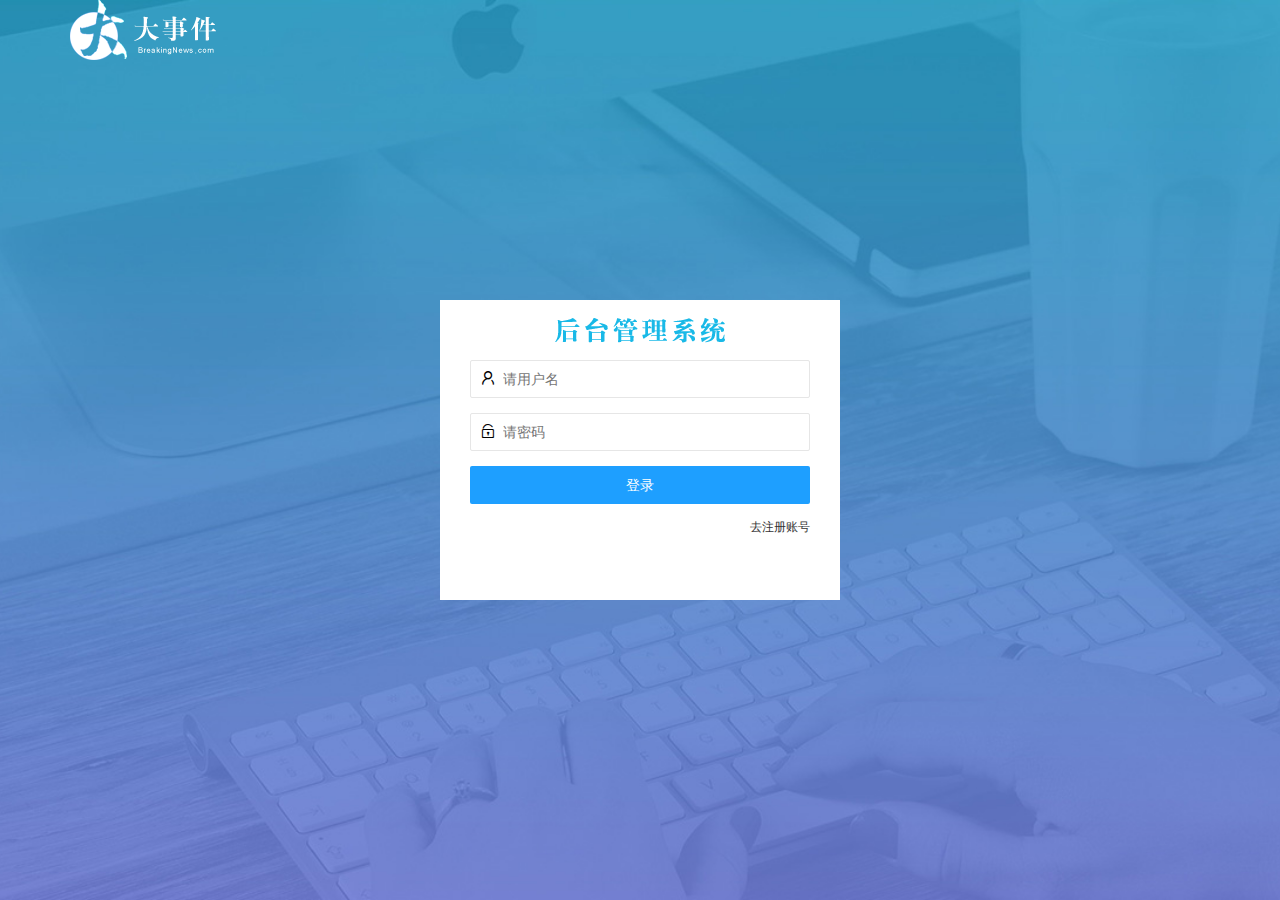
<file: login.html>
<!DOCTYPE html>
<html lang="en">

<head>
  <meta charset="UTF-8">
  <meta http-equiv="X-UA-Compatible" content="IE=edge">
  <meta name="viewport" content="width=device-width, initial-scale=1.0">
  <title>Document</title>
  <link rel="stylesheet" href="/assets/lib/layui/css/layui.css" />
  <link rel="stylesheet" href="/assets/css/login.css" />
</head>

<body>
  <!-- 登录注册页面 -->
  <!-- 头部logo区域 -->
  <div class="layui-main">
    <img src="/assets/images/logo.png" alt="" />
  </div>

  <!-- 登录注册区域 -->
  <div class="loginAndRegBox">
    <div class="title-box"></div>

    <!-- 登录的 div -->
    <div class="login-box">

      <form class="layui-form" id="form_login">
        <!-- 用户名 -->
        <div class="layui-form-item">
          <i class="layui-icon layui-icon-username"></i>
          <input type="text" name="username" required lay-verify="required" placeholder="请用户名" autocomplete="off"
            class="layui-input">
        </div>
        <!-- 密码 -->
        <div class="layui-form-item">
          <i class="layui-icon layui-icon-password"></i>
          <input type="password" name="password" required lay-verify="required|pwd" placeholder="请密码" autocomplete="off"
            class="layui-input">
        </div>
        <!-- 按钮 -->
        <div class="layui-form-item">
          <!-- 注意：表单提交按钮和普通按钮的区别，就是 lay-submit 属性 -->
          <button class="layui-btn layui-btn-fluid layui-btn-normal" lay-submit lay-filter="formDemo">登录</button>
        </div>
        <div class="layui-form-item links">
          <a href="javascript:;" id="link_reg">去注册账号</a>
        </div>
      </form>


    </div>

    <!-- 注册的 div -->
    <div class="reg-box">
      <form class="layui-form" id="form_reg">
        <!-- 用户名 -->
        <div class="layui-form-item">
          <i class="layui-icon layui-icon-username"></i>
          <input type="text" name="username" required lay-verify="required" placeholder="请用户名" autocomplete="off"
            class="layui-input">
        </div>
        <!-- 密码 -->
        <div class="layui-form-item">
          <i class="layui-icon layui-icon-password"></i>
          <input type="password" name="password" required lay-verify="required|pwd" placeholder="请输入密码"
            autocomplete="off" class="layui-input">
        </div>
        <!-- 确认密码 -->
        <div class="layui-form-item">
          <i class="layui-icon layui-icon-password"></i>
          <input type="password" name="repassword" required lay-verify="required|pwd|repwd" placeholder="再次确认密码"
            autocomplete="off" class="layui-input">
        </div>
        <!-- 按钮 -->
        <div class="layui-form-item">
          <!-- 注意：表单提交按钮和普通按钮的区别，就是 lay-submit 属性 -->
          <button class="layui-btn layui-btn-fluid layui-btn-normal" lay-submit lay-filter="formDemo">注册</button>
        </div>
        <div class="layui-form-item links">
          <a href="javascript:;" id="link_login">去登录</a>
        </div>
      </form>

    </div>
  </div>

  <script src="/assets/lib/layui/layui.all.js"></script>
  <!-- 导入 JQuery -->
  <script src="/assets/lib/jquery.js"></script>
  <script src="/assets/js/baseAPI.js"></script>
  <script src="/assets/js/login.js"></script>
</body>

</html>
</file>
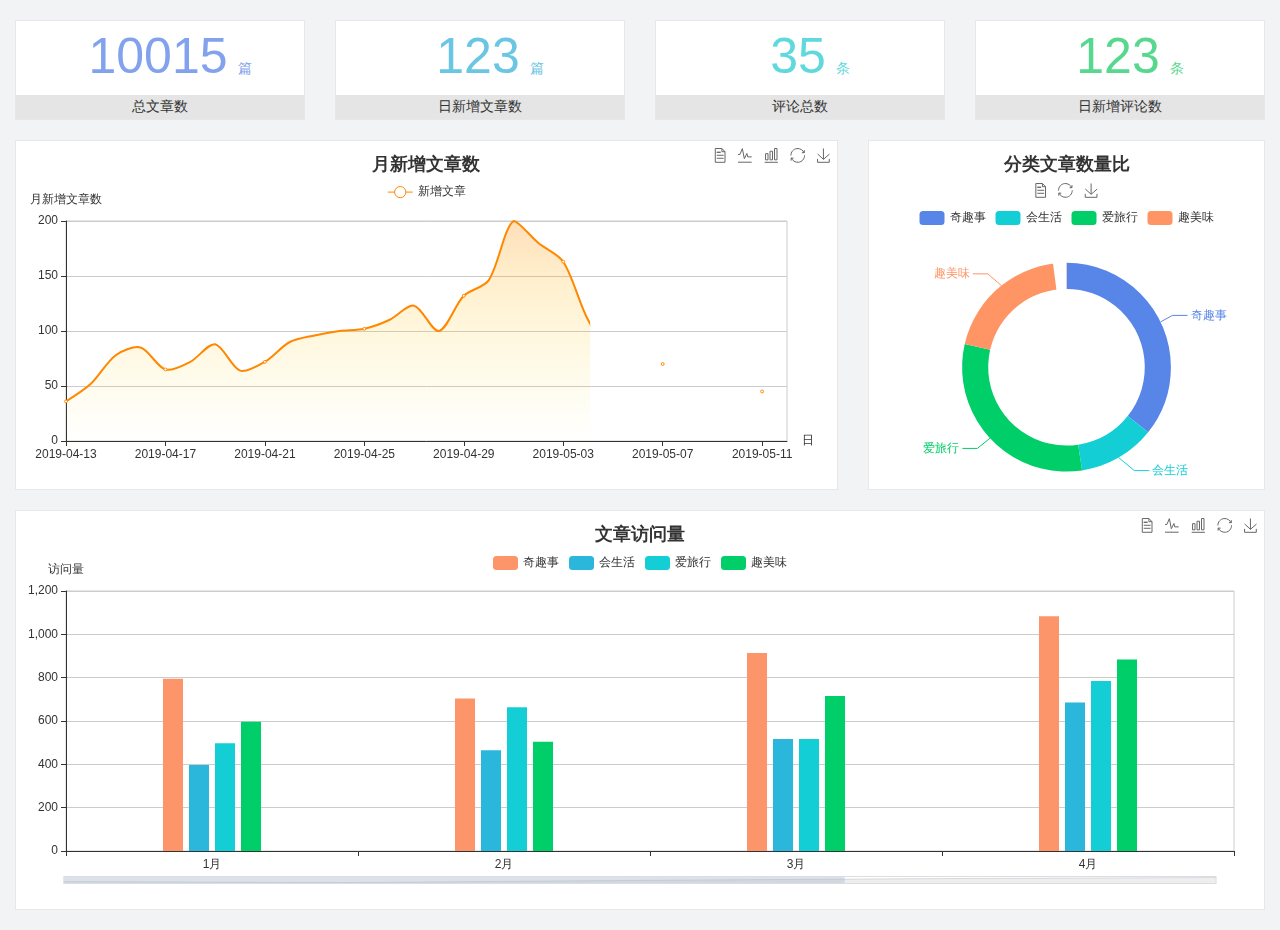
<file: home/dashboard.html>
<!DOCTYPE html>
<html lang="en">

<head>
  <meta charset="UTF-8">
  <meta name="viewport" content="width=device-width, initial-scale=1.0">
  <meta http-equiv="X-UA-Compatible" content="ie=edge">
  <title>图表统计</title>
  <link rel="stylesheet" href="../../assets/lib/bootstrap.css" />
  <link rel="stylesheet" href="../../assets/lib/main.css" />
  <script src="../../assets/lib/jquery.js"></script>
  <script type="text/javascript" src="../../assets/lib/echarts.min.js"></script>
</head>

<body>
  <div class="container-fluid">
    <div class="row spannel_list">
      <div class="col-sm-3 col-xs-6">
        <div class="spannel">
          <em>10015</em><span>篇</span>
          <b>总文章数</b>
        </div>
      </div>
      <div class="col-sm-3 col-xs-6">
        <div class="spannel scolor01">
          <em>123</em><span>篇</span>
          <b>日新增文章数</b>
        </div>
      </div>
      <div class="col-sm-3 col-xs-6">
        <div class="spannel scolor02">
          <em>35</em><span>条</span>
          <b>评论总数</b>
        </div>
      </div>
      <div class="col-sm-3 col-xs-6">
        <div class="spannel scolor03">
          <em>123</em><span>条</span>
          <b>日新增评论数</b>
        </div>
      </div>
    </div>
  </div>

  <div class="container-fluid">
    <div class="row curve-pie">
      <div class="col-lg-8 col-md-8">
        <div class="gragh_pannel" id="curve_show"></div>
      </div>
      <div class="col-lg-4 col-md-4">
        <div class="gragh_pannel" id="pie_show"></div>
      </div>
    </div>
  </div>

  <div class="container-fluid">
    <div class="column_pannel" id="column_show"></div>
  </div>

  <script>
    var oChart = echarts.init(document.getElementById('curve_show'));
    var aList_all = [
      { 'count': 36, 'date': '2019-04-13' },
      { 'count': 52, 'date': '2019-04-14' },
      { 'count': 78, 'date': '2019-04-15' },
      { 'count': 85, 'date': '2019-04-16' },
      { 'count': 65, 'date': '2019-04-17' },
      { 'count': 72, 'date': '2019-04-18' },
      { 'count': 88, 'date': '2019-04-19' },
      { 'count': 64, 'date': '2019-04-20' },
      { 'count': 72, 'date': '2019-04-21' },
      { 'count': 90, 'date': '2019-04-22' },
      { 'count': 96, 'date': '2019-04-23' },
      { 'count': 100, 'date': '2019-04-24' },
      { 'count': 102, 'date': '2019-04-25' },
      { 'count': 110, 'date': '2019-04-26' },
      { 'count': 123, 'date': '2019-04-27' },
      { 'count': 100, 'date': '2019-04-28' },
      { 'count': 132, 'date': '2019-04-29' },
      { 'count': 146, 'date': '2019-04-30' },
      { 'count': 200, 'date': '2019-05-01' },
      { 'count': 180, 'date': '2019-05-02' },
      { 'count': 163, 'date': '2019-05-03' },
      { 'count': 110, 'date': '2019-05-04' },
      { 'count': 80, 'date': '2019-05-05' },
      { 'count': 82, 'date': '2019-05-06' },
      { 'count': 70, 'date': '2019-05-07' },
      { 'count': 65, 'date': '2019-05-08' },
      { 'count': 54, 'date': '2019-05-09' },
      { 'count': 40, 'date': '2019-05-10' },
      { 'count': 45, 'date': '2019-05-11' },
      { 'count': 38, 'date': '2019-05-12' },
    ];

    let aCount = [];
    let aDate = [];

    for (var i = 0; i < aList_all.length; i++) {
      aCount.push(aList_all[i].count);
      aDate.push(aList_all[i].date);
    }

    var chartopt = {
      title: {
        text: '月新增文章数',
        left: 'center',
        top: '10'
      },
      tooltip: {
        trigger: 'axis'
      },
      legend: {
        data: ['新增文章'],
        top: '40'
      },
      toolbox: {
        show: true,
        feature: {
          mark: { show: true },
          dataView: { show: true, readOnly: false },
          magicType: { show: true, type: ['line', 'bar'] },
          restore: { show: true },
          saveAsImage: { show: true }
        }
      },
      calculable: true,
      xAxis: [
        {
          name: '日',
          type: 'category',
          boundaryGap: false,
          data: aDate
        }
      ],
      yAxis: [
        {
          name: '月新增文章数',
          type: 'value'
        }
      ],
      series: [
        {
          name: '新增文章',
          type: 'line',
          smooth: true,
          itemStyle: { normal: { areaStyle: { type: 'default' }, color: '#f80' }, lineStyle: { color: '#f80' } },
          data: aCount
        }],
      areaStyle: {
        normal: {
          color: new echarts.graphic.LinearGradient(0, 0, 0, 1, [{
            offset: 0,
            color: 'rgba(255,136,0,0.39)'
          }, {
            offset: .34,
            color: 'rgba(255,180,0,0.25)'
          }, {
            offset: 1,
            color: 'rgba(255,222,0,0.00)'
          }])

        }
      },
      grid: {
        show: true,
        x: 50,
        x2: 50,
        y: 80,
        height: 220
      }
    };

    oChart.setOption(chartopt);


    var oPie = echarts.init(document.getElementById('pie_show'));
    var oPieopt =
    {
      title: {
        top: 10,
        text: '分类文章数量比',
        x: 'center'
      },
      tooltip: {
        trigger: 'item',
        formatter: "{a} <br/>{b} : {c} ({d}%)"
      },
      color: ['#5885e8', '#13cfd5', '#00ce68', '#ff9565'],
      legend: {
        x: 'center',
        top: 65,
        data: ['奇趣事', '会生活', '爱旅行', '趣美味']
      },
      toolbox: {
        show: true,
        x: 'center',
        top: 35,
        feature: {
          mark: { show: true },
          dataView: { show: true, readOnly: false },
          magicType: {
            show: true,
            type: ['pie', 'funnel'],
            option: {
              funnel: {
                x: '25%',
                width: '50%',
                funnelAlign: 'left',
                max: 1548
              }
            }
          },
          restore: { show: true },
          saveAsImage: { show: true }
        }
      },
      calculable: true,
      series: [
        {
          name: '访问来源',
          type: 'pie',
          radius: ['45%', '60%'],
          center: ['50%', '65%'],
          data: [
            { value: 300, name: '奇趣事' },
            { value: 100, name: '会生活' },
            { value: 260, name: '爱旅行' },
            { value: 180, name: '趣美味' }
          ]
        }
      ]
    };
    oPie.setOption(oPieopt);



    var oColumn = this.echarts.init(document.getElementById('column_show'));
    var oColumnopt =
    {
      title: {
        text: '文章访问量',
        left: 'center',
        top: '10'
      },
      tooltip: {
        trigger: 'axis'
      },
      legend: {
        data: ['奇趣事', '会生活', '爱旅行', '趣美味'],
        top: '40'
      },
      toolbox: {
        show: true,
        feature: {
          mark: { show: true },
          dataView: { show: true, readOnly: false },
          magicType: { show: true, type: ['line', 'bar'] },
          restore: { show: true },
          saveAsImage: { show: true }
        }
      },
      calculable: true,
      xAxis: [
        {
          type: 'category',
          data: ['1月', '2月', '3月', '4月', '5月']
        }
      ],
      yAxis: [
        {
          name: '访问量',
          type: 'value'
        }
      ],
      series: [
        {
          name: '奇趣事',
          type: 'bar',
          barWidth: 20,
          itemStyle: {
            normal: { areaStyle: { type: 'default' }, color: '#fd956a' }
          },
          data: [800, 708, 920, 1090, 1200]
        },
        {
          name: '会生活',
          type: 'bar',
          barWidth: 20,
          itemStyle: {
            normal: { areaStyle: { type: 'default' }, color: '#2bb6db' }
          },
          data: [400, 468, 520, 690, 800]
        },
        {
          name: '爱旅行',
          type: 'bar',
          barWidth: 20,
          itemStyle: {
            normal: { areaStyle: { type: 'default' }, color: '#13cfd5' }
          },
          data: [500, 668, 520, 790, 900]
        },
        {
          name: '趣美味',
          type: 'bar',
          barWidth: 20,
          itemStyle: {
            normal: { areaStyle: { type: 'default' }, color: '#00ce68' }
          },
          data: [600, 508, 720, 890, 1000]
        }
      ],
      grid: {
        show: true,
        x: 50,
        x2: 30,
        y: 80,
        height: 260
      },
      dataZoom: [//给x轴设置滚动条
        {
          start: 0,//默认为0
          end: 100 - 1000 / 31,//默认为100
          type: 'slider',
          show: true,
          xAxisIndex: [0],
          handleSize: 0,//滑动条的 左右2个滑动条的大小
          height: 8,//组件高度
          left: 45, //左边的距离
          right: 50,//右边的距离
          bottom: 26,//右边的距离
          handleColor: '#ddd',//h滑动图标的颜色
          handleStyle: {
            borderColor: "#cacaca",
            borderWidth: "1",
            shadowBlur: 2,
            background: "#ddd",
            shadowColor: "#ddd",
          }
        }]
    };
    oColumn.setOption(oColumnopt);
  </script>
</body>

</html>
</file>
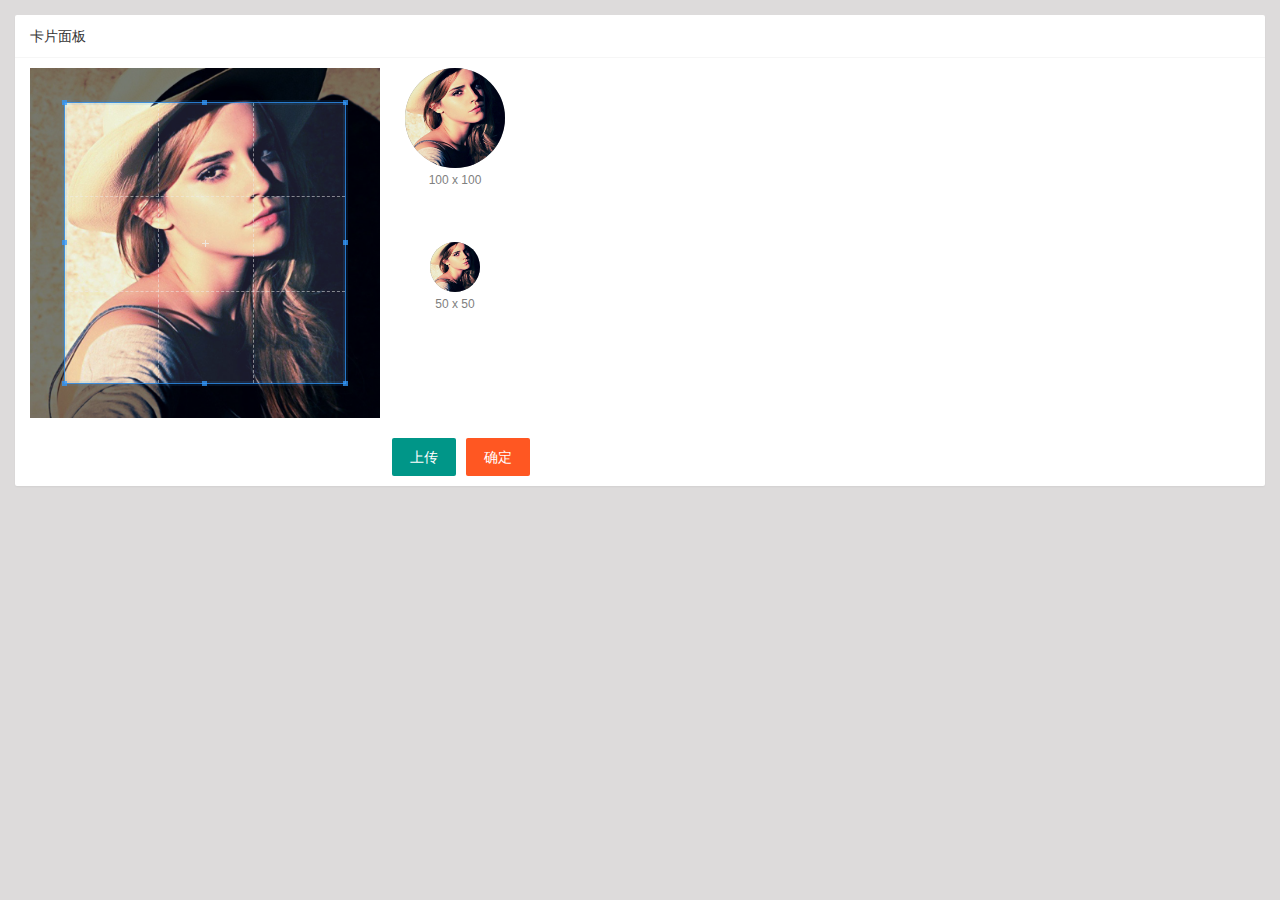
<file: user/user_avatar.html>
<!DOCTYPE html>
<html lang="en">

<head>
  <meta charset="UTF-8">
  <meta http-equiv="X-UA-Compatible" content="IE=edge">
  <meta name="viewport" content="width=device-width, initial-scale=1.0">
  <title>Document</title>
  <link rel="stylesheet" href="/assets/lib/layui/css/layui.css">
  <link rel="stylesheet" href="/assets/lib/cropper/cropper.css" />
  <link rel="stylesheet" href="/assets/css/user/user_avatar.css">
</head>

<body>
  <!-- 卡片区域 -->
  <div class="layui-card">
    <div class="layui-card-header">卡片面板</div>
    <div class="layui-card-body">
      <!-- 第一行的图片裁剪和预览区域 -->
      <div class="row1">
        <!-- 图片裁剪区域 -->
        <div class="cropper-box">
          <!-- 这个 img 标签很重要，将来会把它初始化为裁剪区域 -->
          <img id="image" src="/assets/images/sample.jpg" />
        </div>
        <!-- 图片的预览区域 -->
        <div class="preview-box">
          <div>
            <!-- 宽高为 100px 的预览区域 -->
            <div class="img-preview w100"></div>
            <p class="size">100 x 100</p>
          </div>
          <div>
            <!-- 宽高为 50px 的预览区域 -->
            <div class="img-preview w50"></div>
            <p class="size">50 x 50</p>
          </div>
        </div>
      </div>
      <!-- 第二行的按钮区域 -->
      <div class="row2">
        <!-- 通过 accept 属性可以指定，允许用户选择什么类型的文件 -->
        <input type="file" id="file" accept="image/png,image/jpeg">
        <button type="button" class="layui-btn" id="btnChooseImage">上传</button>
        <button type="button" class="layui-btn layui-btn-danger" id="btnUpload">确定</button>
      </div>

    </div>
  </div>


  <script src="/assets/lib/jquery.js"></script>
  <script src="/assets/lib/cropper/Cropper.js"></script>
  <script src="/assets/lib/cropper/jquery-cropper.js"></script>
  <script src="/assets/lib/layui/layui.all.js"></script>
  <script src="/assets/js/baseAPI.js"></script>
  <script src="/assets/js/user/user_avatar.js"></script>
</body>

</html>
</file>
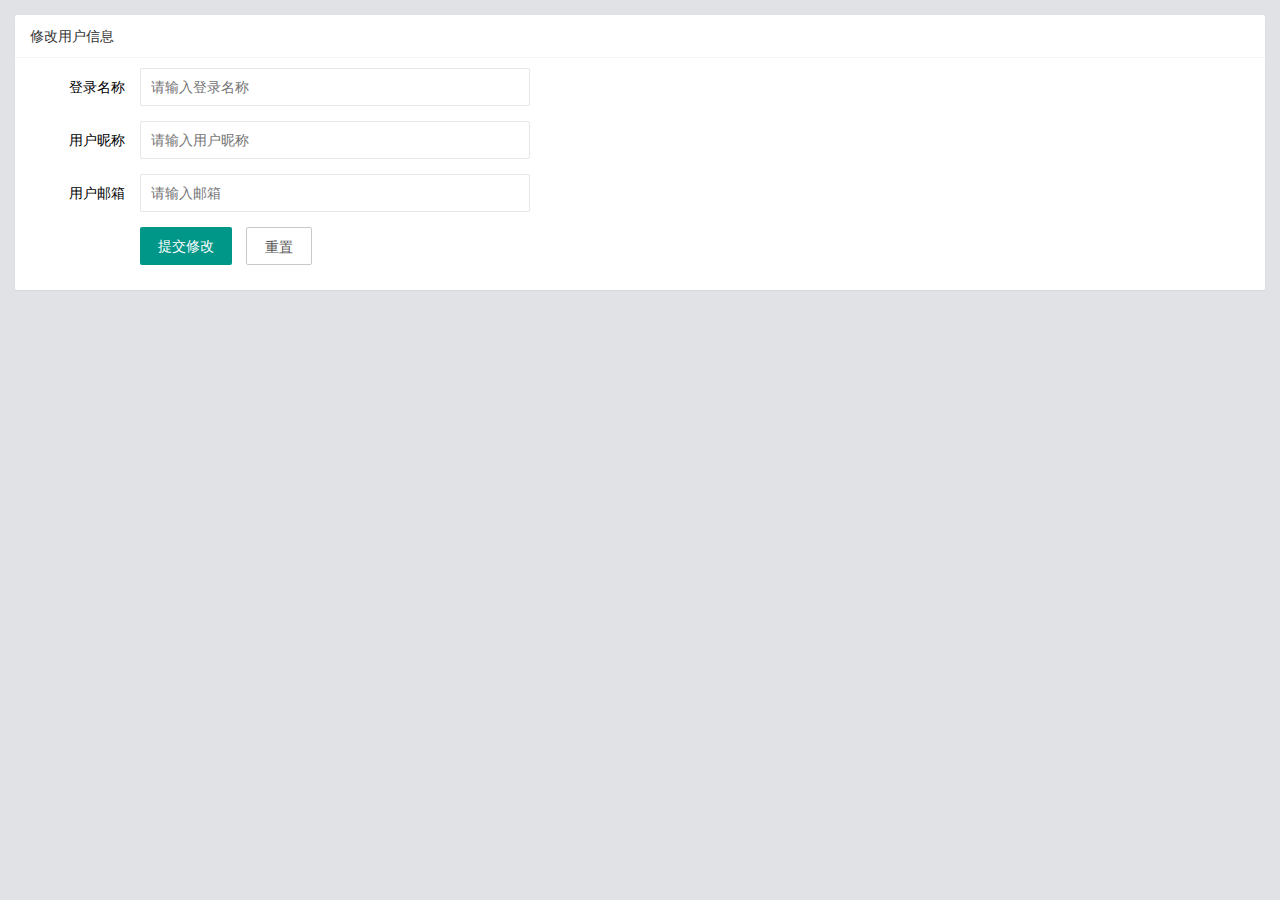
<file: user/user_info.html>
<!DOCTYPE html>
<html lang="en">

<head>
  <meta charset="UTF-8">
  <meta http-equiv="X-UA-Compatible" content="IE=edge">
  <meta name="viewport" content="width=device-width, initial-scale=1.0">
  <title>Document</title>
  <link rel="stylesheet" href="/assets/lib/layui/css/layui.css">
  <link rel="stylesheet" href="/assets/css/user/user.css" />
</head>

<body>
  <div class="layui-card">
    <div class="layui-card-header">修改用户信息</div>
    <div class="layui-card-body">

      <form class="layui-form" lay-filter="formUserInfo">
        <!-- 这是隐藏域 不可见 -->
        <input type="hidden" name="id" />
        <div class="layui-form-item">
          <label class="layui-form-label">登录名称</label>
          <div class="layui-input-block">
            <input type="text" name="username" required lay-verify="required" placeholder="请输入登录名称" autocomplete="off"
              class="layui-input" readonly>
          </div>
        </div>
        <div class="layui-form-item">
          <label class="layui-form-label">用户昵称</label>
          <div class="layui-input-block">
            <input type="text" name="nickname" required lay-verify="required|nickname" placeholder="请输入用户昵称"
              autocomplete="off" class="layui-input">
          </div>
        </div>
        <div class="layui-form-item">
          <label class="layui-form-label">用户邮箱</label>
          <div class="layui-input-block">
            <input type="text" name="email" required lay-verify="required|email" placeholder="请输入邮箱" autocomplete="off"
              class="layui-input">
          </div>
        </div>
        <div class="layui-form-item">
          <div class="layui-input-block">
            <button class="layui-btn" lay-submit lay-filter="formDemo">提交修改</button>
            <button type="reset" class="layui-btn layui-btn-primary" id="btnReset">重置</button>
          </div>
        </div>
      </form>

    </div>
  </div>

  <script src="/assets/lib/layui/layui.all.js"></script>
  <script src="/assets/lib/jquery.js"></script>
  <script src="/assets/js/baseAPI.js"></script>
  <script src="/assets/js/user/user_info.js"></script>
</body>

</html>
</file>
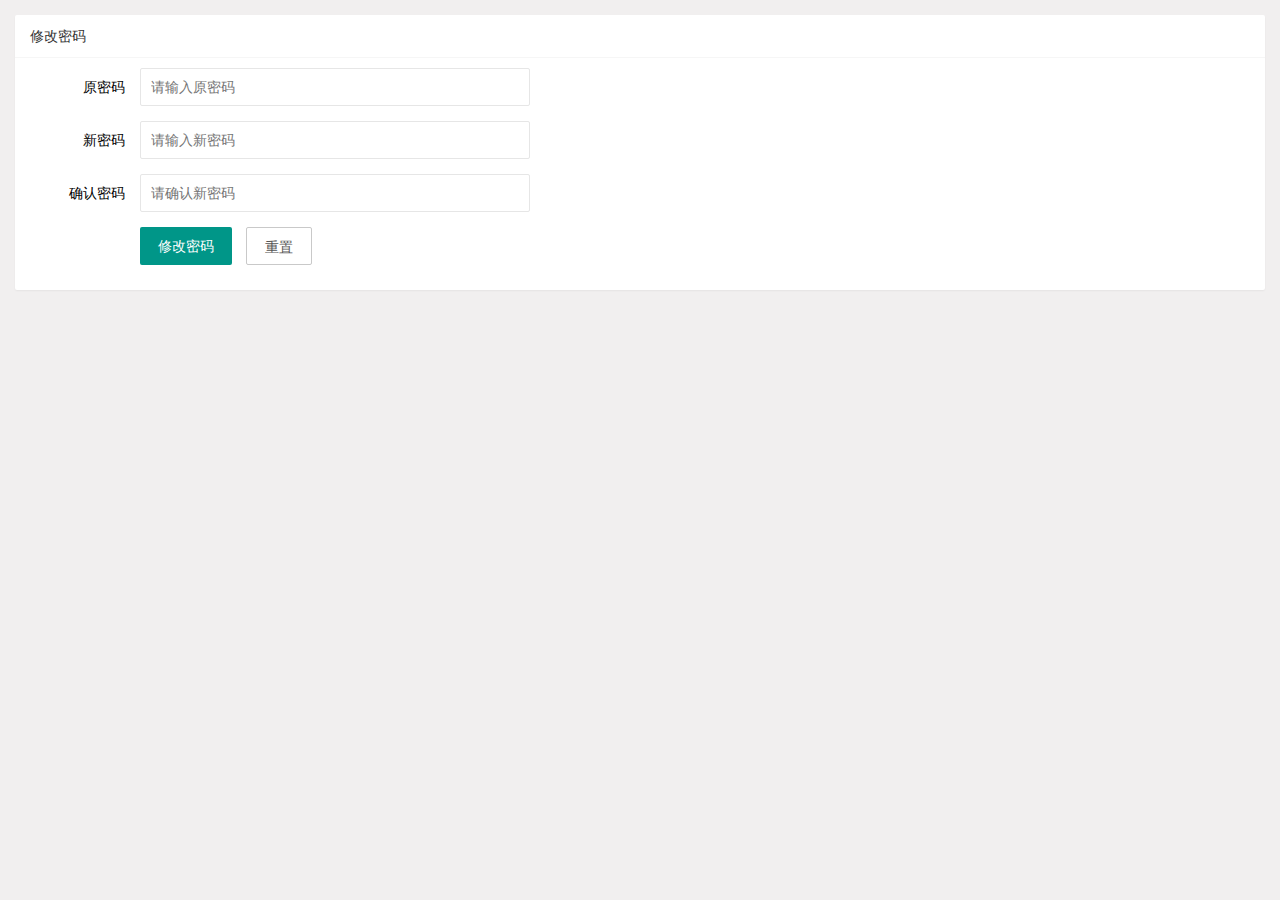
<file: user/user_pwd.html>
<!DOCTYPE html>
<html lang="en">

<head>
  <meta charset="UTF-8">
  <meta http-equiv="X-UA-Compatible" content="IE=edge">
  <meta name="viewport" content="width=device-width, initial-scale=1.0">
  <title>Document</title>
  <link rel="stylesheet" href="/assets/lib/layui/css/layui.css">
  <link rel="stylesheet" href="/assets/css/user/user_pwd.css">
</head>

<body>
  <div class="layui-card">
    <div class="layui-card-header">修改密码</div>
    <div class="layui-card-body">

      <form class="layui-form" action="">
        <div class="layui-form-item">
          <label class="layui-form-label">原密码</label>
          <div class="layui-input-block">
            <input type="password" name="oldpwd" required lay-verify="required" placeholder="请输入原密码" autocomplete="off"
              class="layui-input">
          </div>
        </div>

        <div class="layui-form-item">
          <label class="layui-form-label">新密码</label>
          <div class="layui-input-block">
            <input type="password" name="newPwd" required lay-verify="required|pwd|samePwd" placeholder="请输入新密码"
              autocomplete="off" class="layui-input">
          </div>
        </div>
        <div class="layui-form-item">
          <label class="layui-form-label">确认密码</label>
          <div class="layui-input-block">
            <input type="password" name="rePwd" required lay-verify="required|pwd" placeholder="请确认新密码"
              autocomplete="off" class="layui-input">
          </div>
        </div>
        <div class="layui-form-item">
          <div class="layui-input-block">
            <button class="layui-btn" lay-submit lay-filter="formDemo">修改密码</button>
            <button type="reset" class="layui-btn layui-btn-primary">重置</button>
          </div>
        </div>
      </form>

    </div>
  </div>

  <script src="/assets/lib/layui/layui.all.js"></script>
  <script src="/assets/lib/jquery.js"></script>
  <script src="/assets/js/baseAPI.js"></script>
  <script src="/assets/js/user/user_pwd.js"></script>
</body>

</html>
</file>
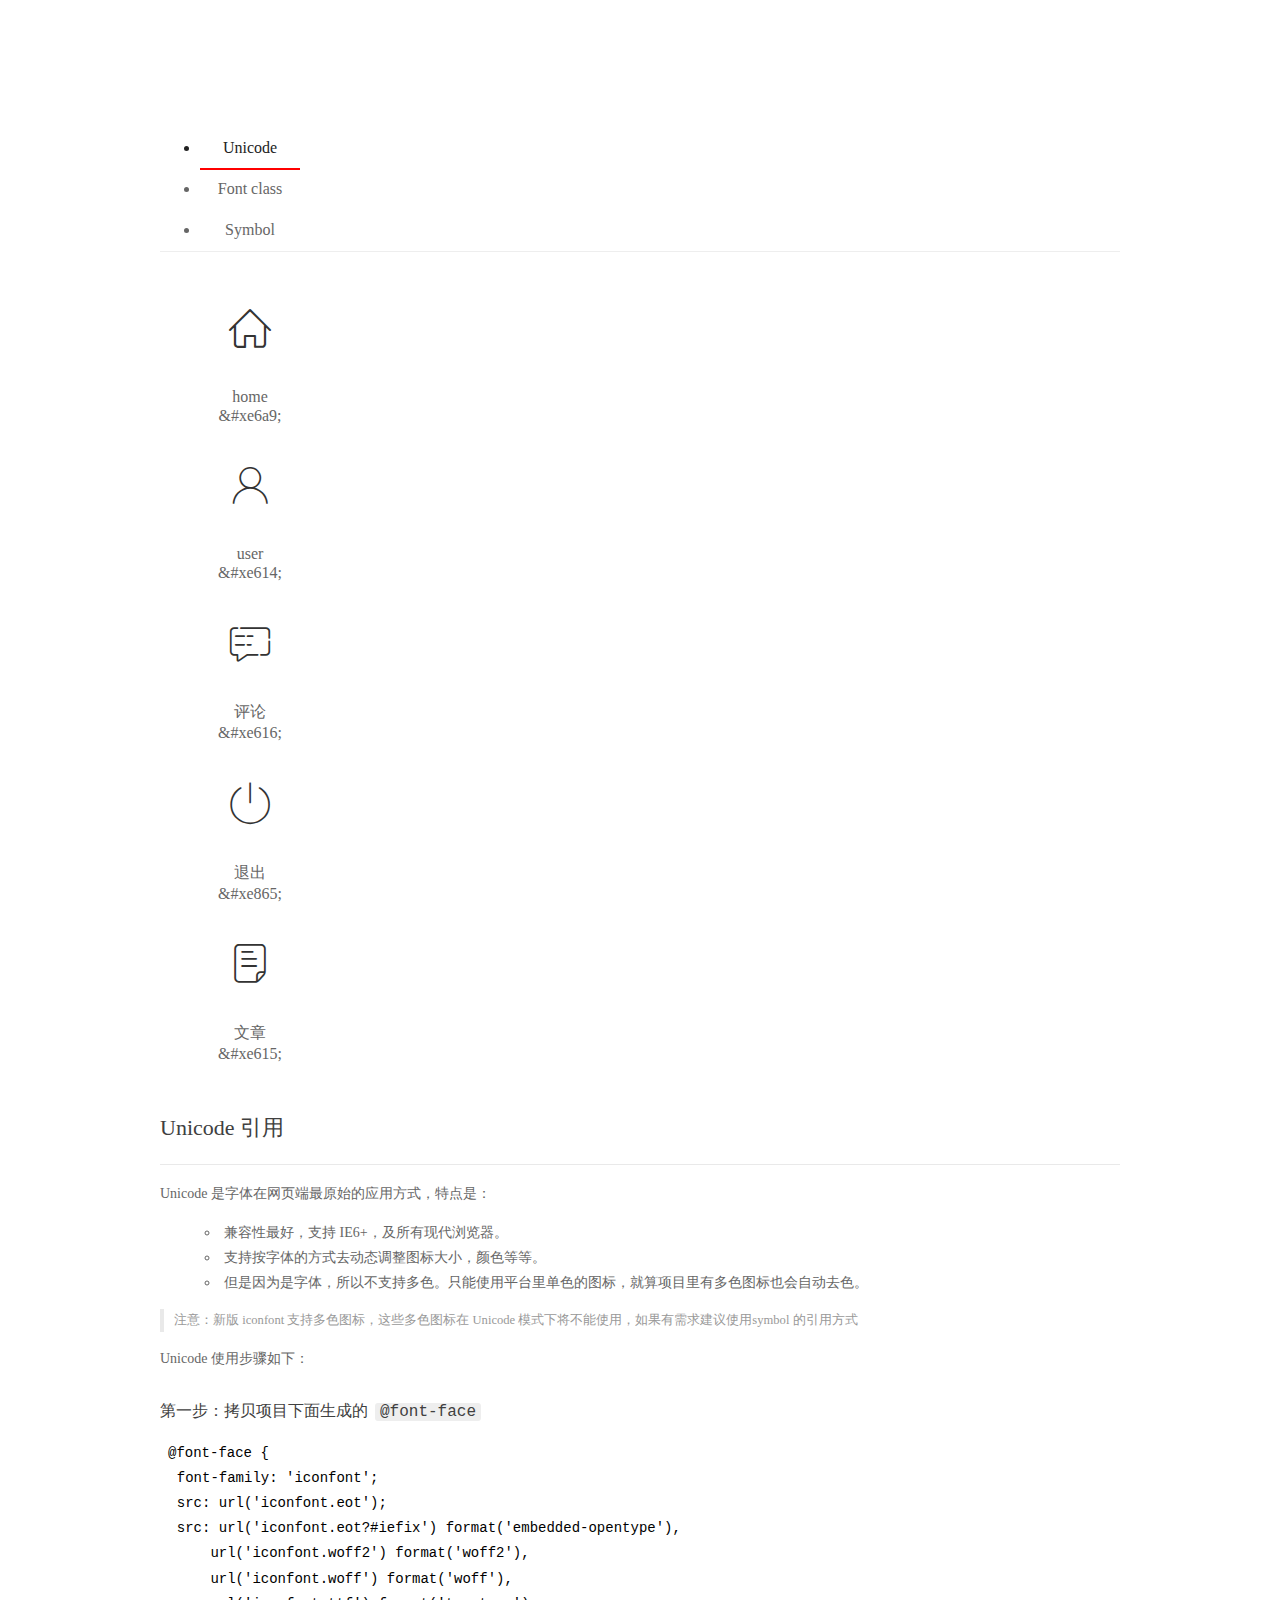
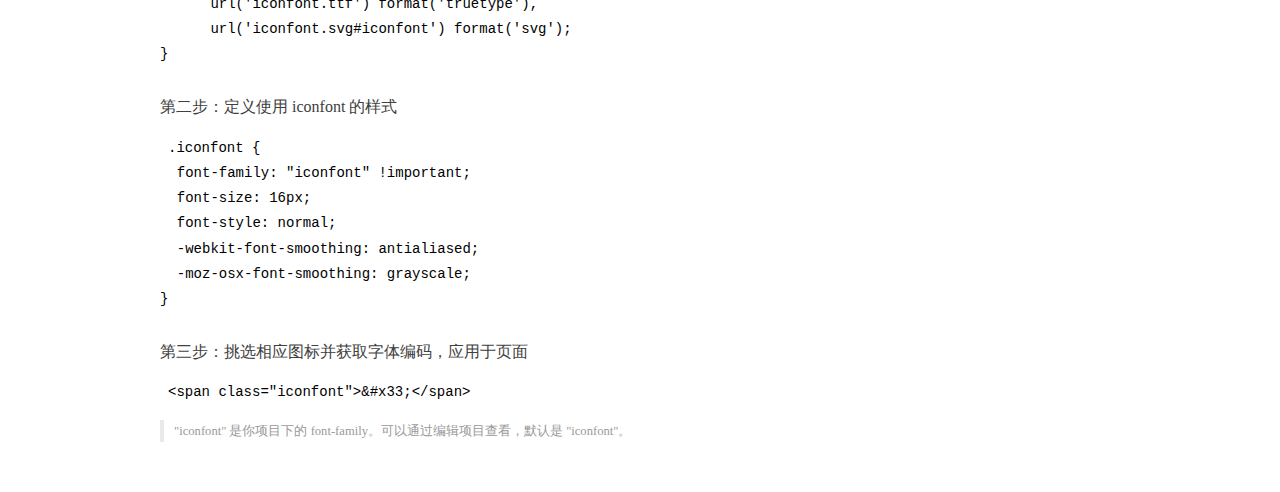
<file: assets/fonts/demo_index.html>
<!DOCTYPE html>
<html>
<head>
  <meta charset="utf-8"/>
  <title>IconFont Demo</title>
  <link rel="shortcut icon" href="https://gtms04.alicdn.com/tps/i4/TB1_oz6GVXXXXaFXpXXJDFnIXXX-64-64.ico" type="image/x-icon"/>
  <link rel="stylesheet" href="https://g.alicdn.com/thx/cube/1.3.2/cube.min.css">
  <link rel="stylesheet" href="demo.css">
  <link rel="stylesheet" href="iconfont.css">
  <script src="iconfont.js"></script>
  <!-- jQuery -->
  <script src="https://a1.alicdn.com/oss/uploads/2018/12/26/7bfddb60-08e8-11e9-9b04-53e73bb6408b.js"></script>
  <!-- 代码高亮 -->
  <script src="https://a1.alicdn.com/oss/uploads/2018/12/26/a3f714d0-08e6-11e9-8a15-ebf944d7534c.js"></script>
</head>
<body>
  <div class="main">
    <h1 class="logo"><a href="https://www.iconfont.cn/" title="iconfont 首页" target="_blank">&#xe86b;</a></h1>
    <div class="nav-tabs">
      <ul id="tabs" class="dib-box">
        <li class="dib active"><span>Unicode</span></li>
        <li class="dib"><span>Font class</span></li>
        <li class="dib"><span>Symbol</span></li>
      </ul>
      
    </div>
    <div class="tab-container">
      <div class="content unicode" style="display: block;">
          <ul class="icon_lists dib-box">
          
            <li class="dib">
              <span class="icon iconfont">&#xe6a9;</span>
                <div class="name">home</div>
                <div class="code-name">&amp;#xe6a9;</div>
              </li>
          
            <li class="dib">
              <span class="icon iconfont">&#xe614;</span>
                <div class="name">user</div>
                <div class="code-name">&amp;#xe614;</div>
              </li>
          
            <li class="dib">
              <span class="icon iconfont">&#xe616;</span>
                <div class="name">评论</div>
                <div class="code-name">&amp;#xe616;</div>
              </li>
          
            <li class="dib">
              <span class="icon iconfont">&#xe865;</span>
                <div class="name">退出</div>
                <div class="code-name">&amp;#xe865;</div>
              </li>
          
            <li class="dib">
              <span class="icon iconfont">&#xe615;</span>
                <div class="name">文章</div>
                <div class="code-name">&amp;#xe615;</div>
              </li>
          
          </ul>
          <div class="article markdown">
          <h2 id="unicode-">Unicode 引用</h2>
          <hr>

          <p>Unicode 是字体在网页端最原始的应用方式，特点是：</p>
          <ul>
            <li>兼容性最好，支持 IE6+，及所有现代浏览器。</li>
            <li>支持按字体的方式去动态调整图标大小，颜色等等。</li>
            <li>但是因为是字体，所以不支持多色。只能使用平台里单色的图标，就算项目里有多色图标也会自动去色。</li>
          </ul>
          <blockquote>
            <p>注意：新版 iconfont 支持多色图标，这些多色图标在 Unicode 模式下将不能使用，如果有需求建议使用symbol 的引用方式</p>
          </blockquote>
          <p>Unicode 使用步骤如下：</p>
          <h3 id="-font-face">第一步：拷贝项目下面生成的 <code>@font-face</code></h3>
<pre><code class="language-css"
>@font-face {
  font-family: 'iconfont';
  src: url('iconfont.eot');
  src: url('iconfont.eot?#iefix') format('embedded-opentype'),
      url('iconfont.woff2') format('woff2'),
      url('iconfont.woff') format('woff'),
      url('iconfont.ttf') format('truetype'),
      url('iconfont.svg#iconfont') format('svg');
}
</code></pre>
          <h3 id="-iconfont-">第二步：定义使用 iconfont 的样式</h3>
<pre><code class="language-css"
>.iconfont {
  font-family: "iconfont" !important;
  font-size: 16px;
  font-style: normal;
  -webkit-font-smoothing: antialiased;
  -moz-osx-font-smoothing: grayscale;
}
</code></pre>
          <h3 id="-">第三步：挑选相应图标并获取字体编码，应用于页面</h3>
<pre>
<code class="language-html"
>&lt;span class="iconfont"&gt;&amp;#x33;&lt;/span&gt;
</code></pre>
          <blockquote>
            <p>"iconfont" 是你项目下的 font-family。可以通过编辑项目查看，默认是 "iconfont"。</p>
          </blockquote>
          </div>
      </div>
      <div class="content font-class">
        <ul class="icon_lists dib-box">
          
          <li class="dib">
            <span class="icon iconfont icon-home"></span>
            <div class="name">
              home
            </div>
            <div class="code-name">.icon-home
            </div>
          </li>
          
          <li class="dib">
            <span class="icon iconfont icon-user"></span>
            <div class="name">
              user
            </div>
            <div class="code-name">.icon-user
            </div>
          </li>
          
          <li class="dib">
            <span class="icon iconfont icon-pinglun"></span>
            <div class="name">
              评论
            </div>
            <div class="code-name">.icon-pinglun
            </div>
          </li>
          
          <li class="dib">
            <span class="icon iconfont icon-tuichu"></span>
            <div class="name">
              退出
            </div>
            <div class="code-name">.icon-tuichu
            </div>
          </li>
          
          <li class="dib">
            <span class="icon iconfont icon-16"></span>
            <div class="name">
              文章
            </div>
            <div class="code-name">.icon-16
            </div>
          </li>
          
        </ul>
        <div class="article markdown">
        <h2 id="font-class-">font-class 引用</h2>
        <hr>

        <p>font-class 是 Unicode 使用方式的一种变种，主要是解决 Unicode 书写不直观，语意不明确的问题。</p>
        <p>与 Unicode 使用方式相比，具有如下特点：</p>
        <ul>
          <li>兼容性良好，支持 IE8+，及所有现代浏览器。</li>
          <li>相比于 Unicode 语意明确，书写更直观。可以很容易分辨这个 icon 是什么。</li>
          <li>因为使用 class 来定义图标，所以当要替换图标时，只需要修改 class 里面的 Unicode 引用。</li>
          <li>不过因为本质上还是使用的字体，所以多色图标还是不支持的。</li>
        </ul>
        <p>使用步骤如下：</p>
        <h3 id="-fontclass-">第一步：引入项目下面生成的 fontclass 代码：</h3>
<pre><code class="language-html">&lt;link rel="stylesheet" href="./iconfont.css"&gt;
</code></pre>
        <h3 id="-">第二步：挑选相应图标并获取类名，应用于页面：</h3>
<pre><code class="language-html">&lt;span class="iconfont icon-xxx"&gt;&lt;/span&gt;
</code></pre>
        <blockquote>
          <p>"
            iconfont" 是你项目下的 font-family。可以通过编辑项目查看，默认是 "iconfont"。</p>
        </blockquote>
      </div>
      </div>
      <div class="content symbol">
          <ul class="icon_lists dib-box">
          
            <li class="dib">
                <svg class="icon svg-icon" aria-hidden="true">
                  <use xlink:href="#icon-home"></use>
                </svg>
                <div class="name">home</div>
                <div class="code-name">#icon-home</div>
            </li>
          
            <li class="dib">
                <svg class="icon svg-icon" aria-hidden="true">
                  <use xlink:href="#icon-user"></use>
                </svg>
                <div class="name">user</div>
                <div class="code-name">#icon-user</div>
            </li>
          
            <li class="dib">
                <svg class="icon svg-icon" aria-hidden="true">
                  <use xlink:href="#icon-pinglun"></use>
                </svg>
                <div class="name">评论</div>
                <div class="code-name">#icon-pinglun</div>
            </li>
          
            <li class="dib">
                <svg class="icon svg-icon" aria-hidden="true">
                  <use xlink:href="#icon-tuichu"></use>
                </svg>
                <div class="name">退出</div>
                <div class="code-name">#icon-tuichu</div>
            </li>
          
            <li class="dib">
                <svg class="icon svg-icon" aria-hidden="true">
                  <use xlink:href="#icon-16"></use>
                </svg>
                <div class="name">文章</div>
                <div class="code-name">#icon-16</div>
            </li>
          
          </ul>
          <div class="article markdown">
          <h2 id="symbol-">Symbol 引用</h2>
          <hr>

          <p>这是一种全新的使用方式，应该说这才是未来的主流，也是平台目前推荐的用法。相关介绍可以参考这篇<a href="">文章</a>
            这种用法其实是做了一个 SVG 的集合，与另外两种相比具有如下特点：</p>
          <ul>
            <li>支持多色图标了，不再受单色限制。</li>
            <li>通过一些技巧，支持像字体那样，通过 <code>font-size</code>, <code>color</code> 来调整样式。</li>
            <li>兼容性较差，支持 IE9+，及现代浏览器。</li>
            <li>浏览器渲染 SVG 的性能一般，还不如 png。</li>
          </ul>
          <p>使用步骤如下：</p>
          <h3 id="-symbol-">第一步：引入项目下面生成的 symbol 代码：</h3>
<pre><code class="language-html">&lt;script src="./iconfont.js"&gt;&lt;/script&gt;
</code></pre>
          <h3 id="-css-">第二步：加入通用 CSS 代码（引入一次就行）：</h3>
<pre><code class="language-html">&lt;style&gt;
.icon {
  width: 1em;
  height: 1em;
  vertical-align: -0.15em;
  fill: currentColor;
  overflow: hidden;
}
&lt;/style&gt;
</code></pre>
          <h3 id="-">第三步：挑选相应图标并获取类名，应用于页面：</h3>
<pre><code class="language-html">&lt;svg class="icon" aria-hidden="true"&gt;
  &lt;use xlink:href="#icon-xxx"&gt;&lt;/use&gt;
&lt;/svg&gt;
</code></pre>
          </div>
      </div>

    </div>
  </div>
  <script>
  $(document).ready(function () {
      $('.tab-container .content:first').show()

      $('#tabs li').click(function (e) {
        var tabContent = $('.tab-container .content')
        var index = $(this).index()

        if ($(this).hasClass('active')) {
          return
        } else {
          $('#tabs li').removeClass('active')
          $(this).addClass('active')

          tabContent.hide().eq(index).fadeIn()
        }
      })
    })
  </script>
</body>
</html>
</file>
<file: assets/lib/layui/css/layui.css>
/** layui-v2.5.5 MIT License By https://www.layui.com */
 .layui-inline,img{display:inline-block;vertical-align:middle}h1,h2,h3,h4,h5,h6{font-weight:400}.layui-edge,.layui-header,.layui-inline,.layui-main{position:relative}.layui-body,.layui-edge,.layui-elip{overflow:hidden}.layui-btn,.layui-edge,.layui-inline,img{vertical-align:middle}.layui-btn,.layui-disabled,.layui-icon,.layui-unselect{-moz-user-select:none;-webkit-user-select:none;-ms-user-select:none}.layui-elip,.layui-form-checkbox span,.layui-form-pane .layui-form-label{text-overflow:ellipsis;white-space:nowrap}.layui-breadcrumb,.layui-tree-btnGroup{visibility:hidden}blockquote,body,button,dd,div,dl,dt,form,h1,h2,h3,h4,h5,h6,input,li,ol,p,pre,td,textarea,th,ul{margin:0;padding:0;-webkit-tap-highlight-color:rgba(0,0,0,0)}a:active,a:hover{outline:0}img{border:none}li{list-style:none}table{border-collapse:collapse;border-spacing:0}h4,h5,h6{font-size:100%}button,input,optgroup,option,select,textarea{font-family:inherit;font-size:inherit;font-style:inherit;font-weight:inherit;outline:0}pre{white-space:pre-wrap;white-space:-moz-pre-wrap;white-space:-pre-wrap;white-space:-o-pre-wrap;word-wrap:break-word}body{line-height:24px;font:14px Helvetica Neue,Helvetica,PingFang SC,Tahoma,Arial,sans-serif}hr{height:1px;margin:10px 0;border:0;clear:both}a{color:#333;text-decoration:none}a:hover{color:#777}a cite{font-style:normal;*cursor:pointer}.layui-border-box,.layui-border-box *{box-sizing:border-box}.layui-box,.layui-box *{box-sizing:content-box}.layui-clear{clear:both;*zoom:1}.layui-clear:after{content:'\20';clear:both;*zoom:1;display:block;height:0}.layui-inline{*display:inline;*zoom:1}.layui-edge{display:inline-block;width:0;height:0;border-width:6px;border-style:dashed;border-color:transparent}.layui-edge-top{top:-4px;border-bottom-color:#999;border-bottom-style:solid}.layui-edge-right{border-left-color:#999;border-left-style:solid}.layui-edge-bottom{top:2px;border-top-color:#999;border-top-style:solid}.layui-edge-left{border-right-color:#999;border-right-style:solid}.layui-disabled,.layui-disabled:hover{color:#d2d2d2!important;cursor:not-allowed!important}.layui-circle{border-radius:100%}.layui-show{display:block!important}.layui-hide{display:none!important}@font-face{font-family:layui-icon;src:url(../font/iconfont.eot?v=250);src:url(../font/iconfont.eot?v=250#iefix) format('embedded-opentype'),url(../font/iconfont.woff2?v=250) format('woff2'),url(../font/iconfont.woff?v=250) format('woff'),url(../font/iconfont.ttf?v=250) format('truetype'),url(../font/iconfont.svg?v=250#layui-icon) format('svg')}.layui-icon{font-family:layui-icon!important;font-size:16px;font-style:normal;-webkit-font-smoothing:antialiased;-moz-osx-font-smoothing:grayscale}.layui-icon-reply-fill:before{content:"\e611"}.layui-icon-set-fill:before{content:"\e614"}.layui-icon-menu-fill:before{content:"\e60f"}.layui-icon-search:before{content:"\e615"}.layui-icon-share:before{content:"\e641"}.layui-icon-set-sm:before{content:"\e620"}.layui-icon-engine:before{content:"\e628"}.layui-icon-close:before{content:"\1006"}.layui-icon-close-fill:before{content:"\1007"}.layui-icon-chart-screen:before{content:"\e629"}.layui-icon-star:before{content:"\e600"}.layui-icon-circle-dot:before{content:"\e617"}.layui-icon-chat:before{content:"\e606"}.layui-icon-release:before{content:"\e609"}.layui-icon-list:before{content:"\e60a"}.layui-icon-chart:before{content:"\e62c"}.layui-icon-ok-circle:before{content:"\1005"}.layui-icon-layim-theme:before{content:"\e61b"}.layui-icon-table:before{content:"\e62d"}.layui-icon-right:before{content:"\e602"}.layui-icon-left:before{content:"\e603"}.layui-icon-cart-simple:before{content:"\e698"}.layui-icon-face-cry:before{content:"\e69c"}.layui-icon-face-smile:before{content:"\e6af"}.layui-icon-survey:before{content:"\e6b2"}.layui-icon-tree:before{content:"\e62e"}.layui-icon-upload-circle:before{content:"\e62f"}.layui-icon-add-circle:before{content:"\e61f"}.layui-icon-download-circle:before{content:"\e601"}.layui-icon-templeate-1:before{content:"\e630"}.layui-icon-util:before{content:"\e631"}.layui-icon-face-surprised:before{content:"\e664"}.layui-icon-edit:before{content:"\e642"}.layui-icon-speaker:before{content:"\e645"}.layui-icon-down:before{content:"\e61a"}.layui-icon-file:before{content:"\e621"}.layui-icon-layouts:before{content:"\e632"}.layui-icon-rate-half:before{content:"\e6c9"}.layui-icon-add-circle-fine:before{content:"\e608"}.layui-icon-prev-circle:before{content:"\e633"}.layui-icon-read:before{content:"\e705"}.layui-icon-404:before{content:"\e61c"}.layui-icon-carousel:before{content:"\e634"}.layui-icon-help:before{content:"\e607"}.layui-icon-code-circle:before{content:"\e635"}.layui-icon-water:before{content:"\e636"}.layui-icon-username:before{content:"\e66f"}.layui-icon-find-fill:before{content:"\e670"}.layui-icon-about:before{content:"\e60b"}.layui-icon-location:before{content:"\e715"}.layui-icon-up:before{content:"\e619"}.layui-icon-pause:before{content:"\e651"}.layui-icon-date:before{content:"\e637"}.layui-icon-layim-uploadfile:before{content:"\e61d"}.layui-icon-delete:before{content:"\e640"}.layui-icon-play:before{content:"\e652"}.layui-icon-top:before{content:"\e604"}.layui-icon-friends:before{content:"\e612"}.layui-icon-refresh-3:before{content:"\e9aa"}.layui-icon-ok:before{content:"\e605"}.layui-icon-layer:before{content:"\e638"}.layui-icon-face-smile-fine:before{content:"\e60c"}.layui-icon-dollar:before{content:"\e659"}.layui-icon-group:before{content:"\e613"}.layui-icon-layim-download:before{content:"\e61e"}.layui-icon-picture-fine:before{content:"\e60d"}.layui-icon-link:before{content:"\e64c"}.layui-icon-diamond:before{content:"\e735"}.layui-icon-log:before{content:"\e60e"}.layui-icon-rate-solid:before{content:"\e67a"}.layui-icon-fonts-del:before{content:"\e64f"}.layui-icon-unlink:before{content:"\e64d"}.layui-icon-fonts-clear:before{content:"\e639"}.layui-icon-triangle-r:before{content:"\e623"}.layui-icon-circle:before{content:"\e63f"}.layui-icon-radio:before{content:"\e643"}.layui-icon-align-center:before{content:"\e647"}.layui-icon-align-right:before{content:"\e648"}.layui-icon-align-left:before{content:"\e649"}.layui-icon-loading-1:before{content:"\e63e"}.layui-icon-return:before{content:"\e65c"}.layui-icon-fonts-strong:before{content:"\e62b"}.layui-icon-upload:before{content:"\e67c"}.layui-icon-dialogue:before{content:"\e63a"}.layui-icon-video:before{content:"\e6ed"}.layui-icon-headset:before{content:"\e6fc"}.layui-icon-cellphone-fine:before{content:"\e63b"}.layui-icon-add-1:before{content:"\e654"}.layui-icon-face-smile-b:before{content:"\e650"}.layui-icon-fonts-html:before{content:"\e64b"}.layui-icon-form:before{content:"\e63c"}.layui-icon-cart:before{content:"\e657"}.layui-icon-camera-fill:before{content:"\e65d"}.layui-icon-tabs:before{content:"\e62a"}.layui-icon-fonts-code:before{content:"\e64e"}.layui-icon-fire:before{content:"\e756"}.layui-icon-set:before{content:"\e716"}.layui-icon-fonts-u:before{content:"\e646"}.layui-icon-triangle-d:before{content:"\e625"}.layui-icon-tips:before{content:"\e702"}.layui-icon-picture:before{content:"\e64a"}.layui-icon-more-vertical:before{content:"\e671"}.layui-icon-flag:before{content:"\e66c"}.layui-icon-loading:before{content:"\e63d"}.layui-icon-fonts-i:before{content:"\e644"}.layui-icon-refresh-1:before{content:"\e666"}.layui-icon-rmb:before{content:"\e65e"}.layui-icon-home:before{content:"\e68e"}.layui-icon-user:before{content:"\e770"}.layui-icon-notice:before{content:"\e667"}.layui-icon-login-weibo:before{content:"\e675"}.layui-icon-voice:before{content:"\e688"}.layui-icon-upload-drag:before{content:"\e681"}.layui-icon-login-qq:before{content:"\e676"}.layui-icon-snowflake:before{content:"\e6b1"}.layui-icon-file-b:before{content:"\e655"}.layui-icon-template:before{content:"\e663"}.layui-icon-auz:before{content:"\e672"}.layui-icon-console:before{content:"\e665"}.layui-icon-app:before{content:"\e653"}.layui-icon-prev:before{content:"\e65a"}.layui-icon-website:before{content:"\e7ae"}.layui-icon-next:before{content:"\e65b"}.layui-icon-component:before{content:"\e857"}.layui-icon-more:before{content:"\e65f"}.layui-icon-login-wechat:before{content:"\e677"}.layui-icon-shrink-right:before{content:"\e668"}.layui-icon-spread-left:before{content:"\e66b"}.layui-icon-camera:before{content:"\e660"}.layui-icon-note:before{content:"\e66e"}.layui-icon-refresh:before{content:"\e669"}.layui-icon-female:before{content:"\e661"}.layui-icon-male:before{content:"\e662"}.layui-icon-password:before{content:"\e673"}.layui-icon-senior:before{content:"\e674"}.layui-icon-theme:before{content:"\e66a"}.layui-icon-tread:before{content:"\e6c5"}.layui-icon-praise:before{content:"\e6c6"}.layui-icon-star-fill:before{content:"\e658"}.layui-icon-rate:before{content:"\e67b"}.layui-icon-template-1:before{content:"\e656"}.layui-icon-vercode:before{content:"\e679"}.layui-icon-cellphone:before{content:"\e678"}.layui-icon-screen-full:before{content:"\e622"}.layui-icon-screen-restore:before{content:"\e758"}.layui-icon-cols:before{content:"\e610"}.layui-icon-export:before{content:"\e67d"}.layui-icon-print:before{content:"\e66d"}.layui-icon-slider:before{content:"\e714"}.layui-icon-addition:before{content:"\e624"}.layui-icon-subtraction:before{content:"\e67e"}.layui-icon-service:before{content:"\e626"}.layui-icon-transfer:before{content:"\e691"}.layui-main{width:1140px;margin:0 auto}.layui-header{z-index:1000;height:60px}.layui-header a:hover{transition:all .5s;-webkit-transition:all .5s}.layui-side{position:fixed;left:0;top:0;bottom:0;z-index:999;width:200px;overflow-x:hidden}.layui-side-scroll{position:relative;width:220px;height:100%;overflow-x:hidden}.layui-body{position:absolute;left:200px;right:0;top:0;bottom:0;z-index:998;width:auto;overflow-y:auto;box-sizing:border-box}.layui-layout-body{overflow:hidden}.layui-layout-admin .layui-header{background-color:#23262E}.layui-layout-admin .layui-side{top:60px;width:200px;overflow-x:hidden}.layui-layout-admin .layui-body{position:fixed;top:60px;bottom:44px}.layui-layout-admin .layui-main{width:auto;margin:0 15px}.layui-layout-admin .layui-footer{position:fixed;left:200px;right:0;bottom:0;height:44px;line-height:44px;padding:0 15px;background-color:#eee}.layui-layout-admin .layui-logo{position:absolute;left:0;top:0;width:200px;height:100%;line-height:60px;text-align:center;color:#009688;font-size:16px}.layui-layout-admin .layui-header .layui-nav{background:0 0}.layui-layout-left{position:absolute!important;left:200px;top:0}.layui-layout-right{position:absolute!important;right:0;top:0}.layui-container{position:relative;margin:0 auto;padding:0 15px;box-sizing:border-box}.layui-fluid{position:relative;margin:0 auto;padding:0 15px}.layui-row:after,.layui-row:before{content:'';display:block;clear:both}.layui-col-lg1,.layui-col-lg10,.layui-col-lg11,.layui-col-lg12,.layui-col-lg2,.layui-col-lg3,.layui-col-lg4,.layui-col-lg5,.layui-col-lg6,.layui-col-lg7,.layui-col-lg8,.layui-col-lg9,.layui-col-md1,.layui-col-md10,.layui-col-md11,.layui-col-md12,.layui-col-md2,.layui-col-md3,.layui-col-md4,.layui-col-md5,.layui-col-md6,.layui-col-md7,.layui-col-md8,.layui-col-md9,.layui-col-sm1,.layui-col-sm10,.layui-col-sm11,.layui-col-sm12,.layui-col-sm2,.layui-col-sm3,.layui-col-sm4,.layui-col-sm5,.layui-col-sm6,.layui-col-sm7,.layui-col-sm8,.layui-col-sm9,.layui-col-xs1,.layui-col-xs10,.layui-col-xs11,.layui-col-xs12,.layui-col-xs2,.layui-col-xs3,.layui-col-xs4,.layui-col-xs5,.layui-col-xs6,.layui-col-xs7,.layui-col-xs8,.layui-col-xs9{position:relative;display:block;box-sizing:border-box}.layui-col-xs1,.layui-col-xs10,.layui-col-xs11,.layui-col-xs12,.layui-col-xs2,.layui-col-xs3,.layui-col-xs4,.layui-col-xs5,.layui-col-xs6,.layui-col-xs7,.layui-col-xs8,.layui-col-xs9{float:left}.layui-col-xs1{width:8.33333333%}.layui-col-xs2{width:16.66666667%}.layui-col-xs3{width:25%}.layui-col-xs4{width:33.33333333%}.layui-col-xs5{width:41.66666667%}.layui-col-xs6{width:50%}.layui-col-xs7{width:58.33333333%}.layui-col-xs8{width:66.66666667%}.layui-col-xs9{width:75%}.layui-col-xs10{width:83.33333333%}.layui-col-xs11{width:91.66666667%}.layui-col-xs12{width:100%}.layui-col-xs-offset1{margin-left:8.33333333%}.layui-col-xs-offset2{margin-left:16.66666667%}.layui-col-xs-offset3{margin-left:25%}.layui-col-xs-offset4{margin-left:33.33333333%}.layui-col-xs-offset5{margin-left:41.66666667%}.layui-col-xs-offset6{margin-left:50%}.layui-col-xs-offset7{margin-left:58.33333333%}.layui-col-xs-offset8{margin-left:66.66666667%}.layui-col-xs-offset9{margin-left:75%}.layui-col-xs-offset10{margin-left:83.33333333%}.layui-col-xs-offset11{margin-left:91.66666667%}.layui-col-xs-offset12{margin-left:100%}@media screen and (max-width:768px){.layui-hide-xs{display:none!important}.layui-show-xs-block{display:block!important}.layui-show-xs-inline{display:inline!important}.layui-show-xs-inline-block{display:inline-block!important}}@media screen and (min-width:768px){.layui-container{width:750px}.layui-hide-sm{display:none!important}.layui-show-sm-block{display:block!important}.layui-show-sm-inline{display:inline!important}.layui-show-sm-inline-block{display:inline-block!important}.layui-col-sm1,.layui-col-sm10,.layui-col-sm11,.layui-col-sm12,.layui-col-sm2,.layui-col-sm3,.layui-col-sm4,.layui-col-sm5,.layui-col-sm6,.layui-col-sm7,.layui-col-sm8,.layui-col-sm9{float:left}.layui-col-sm1{width:8.33333333%}.layui-col-sm2{width:16.66666667%}.layui-col-sm3{width:25%}.layui-col-sm4{width:33.33333333%}.layui-col-sm5{width:41.66666667%}.layui-col-sm6{width:50%}.layui-col-sm7{width:58.33333333%}.layui-col-sm8{width:66.66666667%}.layui-col-sm9{width:75%}.layui-col-sm10{width:83.33333333%}.layui-col-sm11{width:91.66666667%}.layui-col-sm12{width:100%}.layui-col-sm-offset1{margin-left:8.33333333%}.layui-col-sm-offset2{margin-left:16.66666667%}.layui-col-sm-offset3{margin-left:25%}.layui-col-sm-offset4{margin-left:33.33333333%}.layui-col-sm-offset5{margin-left:41.66666667%}.layui-col-sm-offset6{margin-left:50%}.layui-col-sm-offset7{margin-left:58.33333333%}.layui-col-sm-offset8{margin-left:66.66666667%}.layui-col-sm-offset9{margin-left:75%}.layui-col-sm-offset10{margin-left:83.33333333%}.layui-col-sm-offset11{margin-left:91.66666667%}.layui-col-sm-offset12{margin-left:100%}}@media screen and (min-width:992px){.layui-container{width:970px}.layui-hide-md{display:none!important}.layui-show-md-block{display:block!important}.layui-show-md-inline{display:inline!important}.layui-show-md-inline-block{display:inline-block!important}.layui-col-md1,.layui-col-md10,.layui-col-md11,.layui-col-md12,.layui-col-md2,.layui-col-md3,.layui-col-md4,.layui-col-md5,.layui-col-md6,.layui-col-md7,.layui-col-md8,.layui-col-md9{float:left}.layui-col-md1{width:8.33333333%}.layui-col-md2{width:16.66666667%}.layui-col-md3{width:25%}.layui-col-md4{width:33.33333333%}.layui-col-md5{width:41.66666667%}.layui-col-md6{width:50%}.layui-col-md7{width:58.33333333%}.layui-col-md8{width:66.66666667%}.layui-col-md9{width:75%}.layui-col-md10{width:83.33333333%}.layui-col-md11{width:91.66666667%}.layui-col-md12{width:100%}.layui-col-md-offset1{margin-left:8.33333333%}.layui-col-md-offset2{margin-left:16.66666667%}.layui-col-md-offset3{margin-left:25%}.layui-col-md-offset4{margin-left:33.33333333%}.layui-col-md-offset5{margin-left:41.66666667%}.layui-col-md-offset6{margin-left:50%}.layui-col-md-offset7{margin-left:58.33333333%}.layui-col-md-offset8{margin-left:66.66666667%}.layui-col-md-offset9{margin-left:75%}.layui-col-md-offset10{margin-left:83.33333333%}.layui-col-md-offset11{margin-left:91.66666667%}.layui-col-md-offset12{margin-left:100%}}@media screen and (min-width:1200px){.layui-container{width:1170px}.layui-hide-lg{display:none!important}.layui-show-lg-block{display:block!important}.layui-show-lg-inline{display:inline!important}.layui-show-lg-inline-block{display:inline-block!important}.layui-col-lg1,.layui-col-lg10,.layui-col-lg11,.layui-col-lg12,.layui-col-lg2,.layui-col-lg3,.layui-col-lg4,.layui-col-lg5,.layui-col-lg6,.layui-col-lg7,.layui-col-lg8,.layui-col-lg9{float:left}.layui-col-lg1{width:8.33333333%}.layui-col-lg2{width:16.66666667%}.layui-col-lg3{width:25%}.layui-col-lg4{width:33.33333333%}.layui-col-lg5{width:41.66666667%}.layui-col-lg6{width:50%}.layui-col-lg7{width:58.33333333%}.layui-col-lg8{width:66.66666667%}.layui-col-lg9{width:75%}.layui-col-lg10{width:83.33333333%}.layui-col-lg11{width:91.66666667%}.layui-col-lg12{width:100%}.layui-col-lg-offset1{margin-left:8.33333333%}.layui-col-lg-offset2{margin-left:16.66666667%}.layui-col-lg-offset3{margin-left:25%}.layui-col-lg-offset4{margin-left:33.33333333%}.layui-col-lg-offset5{margin-left:41.66666667%}.layui-col-lg-offset6{margin-left:50%}.layui-col-lg-offset7{margin-left:58.33333333%}.layui-col-lg-offset8{margin-left:66.66666667%}.layui-col-lg-offset9{margin-left:75%}.layui-col-lg-offset10{margin-left:83.33333333%}.layui-col-lg-offset11{margin-left:91.66666667%}.layui-col-lg-offset12{margin-left:100%}}.layui-col-space1{margin:-.5px}.layui-col-space1>*{padding:.5px}.layui-col-space3{margin:-1.5px}.layui-col-space3>*{padding:1.5px}.layui-col-space5{margin:-2.5px}.layui-col-space5>*{padding:2.5px}.layui-col-space8{margin:-3.5px}.layui-col-space8>*{padding:3.5px}.layui-col-space10{margin:-5px}.layui-col-space10>*{padding:5px}.layui-col-space12{margin:-6px}.layui-col-space12>*{padding:6px}.layui-col-space15{margin:-7.5px}.layui-col-space15>*{padding:7.5px}.layui-col-space18{margin:-9px}.layui-col-space18>*{padding:9px}.layui-col-space20{margin:-10px}.layui-col-space20>*{padding:10px}.layui-col-space22{margin:-11px}.layui-col-space22>*{padding:11px}.layui-col-space25{margin:-12.5px}.layui-col-space25>*{padding:12.5px}.layui-col-space30{margin:-15px}.layui-col-space30>*{padding:15px}.layui-btn,.layui-input,.layui-select,.layui-textarea,.layui-upload-button{outline:0;-webkit-appearance:none;transition:all .3s;-webkit-transition:all .3s;box-sizing:border-box}.layui-elem-quote{margin-bottom:10px;padding:15px;line-height:22px;border-left:5px solid #009688;border-radius:0 2px 2px 0;background-color:#f2f2f2}.layui-quote-nm{border-style:solid;border-width:1px 1px 1px 5px;background:0 0}.layui-elem-field{margin-bottom:10px;padding:0;border-width:1px;border-style:solid}.layui-elem-field legend{margin-left:20px;padding:0 10px;font-size:20px;font-weight:300}.layui-field-title{margin:10px 0 20px;border-width:1px 0 0}.layui-field-box{padding:10px 15px}.layui-field-title .layui-field-box{padding:10px 0}.layui-progress{position:relative;height:6px;border-radius:20px;background-color:#e2e2e2}.layui-progress-bar{position:absolute;left:0;top:0;width:0;max-width:100%;height:6px;border-radius:20px;text-align:right;background-color:#5FB878;transition:all .3s;-webkit-transition:all .3s}.layui-progress-big,.layui-progress-big .layui-progress-bar{height:18px;line-height:18px}.layui-progress-text{position:relative;top:-20px;line-height:18px;font-size:12px;color:#666}.layui-progress-big .layui-progress-text{position:static;padding:0 10px;color:#fff}.layui-collapse{border-width:1px;border-style:solid;border-radius:2px}.layui-colla-content,.layui-colla-item{border-top-width:1px;border-top-style:solid}.layui-colla-item:first-child{border-top:none}.layui-colla-title{position:relative;height:42px;line-height:42px;padding:0 15px 0 35px;color:#333;background-color:#f2f2f2;cursor:pointer;font-size:14px;overflow:hidden}.layui-colla-content{display:none;padding:10px 15px;line-height:22px;color:#666}.layui-colla-icon{position:absolute;left:15px;top:0;font-size:14px}.layui-card{margin-bottom:15px;border-radius:2px;background-color:#fff;box-shadow:0 1px 2px 0 rgba(0,0,0,.05)}.layui-card:last-child{margin-bottom:0}.layui-card-header{position:relative;height:42px;line-height:42px;padding:0 15px;border-bottom:1px solid #f6f6f6;color:#333;border-radius:2px 2px 0 0;font-size:14px}.layui-bg-black,.layui-bg-blue,.layui-bg-cyan,.layui-bg-green,.layui-bg-orange,.layui-bg-red{color:#fff!important}.layui-card-body{position:relative;padding:10px 15px;line-height:24px}.layui-card-body[pad15]{padding:15px}.layui-card-body[pad20]{padding:20px}.layui-card-body .layui-table{margin:5px 0}.layui-card .layui-tab{margin:0}.layui-panel-window{position:relative;padding:15px;border-radius:0;border-top:5px solid #E6E6E6;background-color:#fff}.layui-auxiliar-moving{position:fixed;left:0;right:0;top:0;bottom:0;width:100%;height:100%;background:0 0;z-index:9999999999}.layui-form-label,.layui-form-mid,.layui-form-select,.layui-input-block,.layui-input-inline,.layui-textarea{position:relative}.layui-bg-red{background-color:#FF5722!important}.layui-bg-orange{background-color:#FFB800!important}.layui-bg-green{background-color:#009688!important}.layui-bg-cyan{background-color:#2F4056!important}.layui-bg-blue{background-color:#1E9FFF!important}.layui-bg-black{background-color:#393D49!important}.layui-bg-gray{background-color:#eee!important;color:#666!important}.layui-badge-rim,.layui-colla-content,.layui-colla-item,.layui-collapse,.layui-elem-field,.layui-form-pane .layui-form-item[pane],.layui-form-pane .layui-form-label,.layui-input,.layui-layedit,.layui-layedit-tool,.layui-quote-nm,.layui-select,.layui-tab-bar,.layui-tab-card,.layui-tab-title,.layui-tab-title .layui-this:after,.layui-textarea{border-color:#e6e6e6}.layui-timeline-item:before,hr{background-color:#e6e6e6}.layui-text{line-height:22px;font-size:14px;color:#666}.layui-text h1,.layui-text h2,.layui-text h3{font-weight:500;color:#333}.layui-text h1{font-size:30px}.layui-text h2{font-size:24px}.layui-text h3{font-size:18px}.layui-text a:not(.layui-btn){color:#01AAED}.layui-text a:not(.layui-btn):hover{text-decoration:underline}.layui-text ul{padding:5px 0 5px 15px}.layui-text ul li{margin-top:5px;list-style-type:disc}.layui-text em,.layui-word-aux{color:#999!important;padding:0 5px!important}.layui-btn{display:inline-block;height:38px;line-height:38px;padding:0 18px;background-color:#009688;color:#fff;white-space:nowrap;text-align:center;font-size:14px;border:none;border-radius:2px;cursor:pointer}.layui-btn:hover{opacity:.8;filter:alpha(opacity=80);color:#fff}.layui-btn:active{opacity:1;filter:alpha(opacity=100)}.layui-btn+.layui-btn{margin-left:10px}.layui-btn-container{font-size:0}.layui-btn-container .layui-btn{margin-right:10px;margin-bottom:10px}.layui-btn-container .layui-btn+.layui-btn{margin-left:0}.layui-table .layui-btn-container .layui-btn{margin-bottom:9px}.layui-btn-radius{border-radius:100px}.layui-btn .layui-icon{margin-right:3px;font-size:18px;vertical-align:bottom;vertical-align:middle\9}.layui-btn-primary{border:1px solid #C9C9C9;background-color:#fff;color:#555}.layui-btn-primary:hover{border-color:#009688;color:#333}.layui-btn-normal{background-color:#1E9FFF}.layui-btn-warm{background-color:#FFB800}.layui-btn-danger{background-color:#FF5722}.layui-btn-checked{background-color:#5FB878}.layui-btn-disabled,.layui-btn-disabled:active,.layui-btn-disabled:hover{border:1px solid #e6e6e6;background-color:#FBFBFB;color:#C9C9C9;cursor:not-allowed;opacity:1}.layui-btn-lg{height:44px;line-height:44px;padding:0 25px;font-size:16px}.layui-btn-sm{height:30px;line-height:30px;padding:0 10px;font-size:12px}.layui-btn-sm i{font-size:16px!important}.layui-btn-xs{height:22px;line-height:22px;padding:0 5px;font-size:12px}.layui-btn-xs i{font-size:14px!important}.layui-btn-group{display:inline-block;vertical-align:middle;font-size:0}.layui-btn-group .layui-btn{margin-left:0!important;margin-right:0!important;border-left:1px solid rgba(255,255,255,.5);border-radius:0}.layui-btn-group .layui-btn-primary{border-left:none}.layui-btn-group .layui-btn-primary:hover{border-color:#C9C9C9;color:#009688}.layui-btn-group .layui-btn:first-child{border-left:none;border-radius:2px 0 0 2px}.layui-btn-group .layui-btn-primary:first-child{border-left:1px solid #c9c9c9}.layui-btn-group .layui-btn:last-child{border-radius:0 2px 2px 0}.layui-btn-group .layui-btn+.layui-btn{margin-left:0}.layui-btn-group+.layui-btn-group{margin-left:10px}.layui-btn-fluid{width:100%}.layui-input,.layui-select,.layui-textarea{height:38px;line-height:1.3;line-height:38px\9;border-width:1px;border-style:solid;background-color:#fff;border-radius:2px}.layui-input::-webkit-input-placeholder,.layui-select::-webkit-input-placeholder,.layui-textarea::-webkit-input-placeholder{line-height:1.3}.layui-input,.layui-textarea{display:block;width:100%;padding-left:10px}.layui-input:hover,.layui-textarea:hover{border-color:#D2D2D2!important}.layui-input:focus,.layui-textarea:focus{border-color:#C9C9C9!important}.layui-textarea{min-height:100px;height:auto;line-height:20px;padding:6px 10px;resize:vertical}.layui-select{padding:0 10px}.layui-form input[type=checkbox],.layui-form input[type=radio],.layui-form select{display:none}.layui-form [lay-ignore]{display:initial}.layui-form-item{margin-bottom:15px;clear:both;*zoom:1}.layui-form-item:after{content:'\20';clear:both;*zoom:1;display:block;height:0}.layui-form-label{float:left;display:block;padding:9px 15px;width:80px;font-weight:400;line-height:20px;text-align:right}.layui-form-label-col{display:block;float:none;padding:9px 0;line-height:20px;text-align:left}.layui-form-item .layui-inline{margin-bottom:5px;margin-right:10px}.layui-input-block{margin-left:110px;min-height:36px}.layui-input-inline{display:inline-block;vertical-align:middle}.layui-form-item .layui-input-inline{float:left;width:190px;margin-right:10px}.layui-form-text .layui-input-inline{width:auto}.layui-form-mid{float:left;display:block;padding:9px 0!important;line-height:20px;margin-right:10px}.layui-form-danger+.layui-form-select .layui-input,.layui-form-danger:focus{border-color:#FF5722!important}.layui-form-select .layui-input{padding-right:30px;cursor:pointer}.layui-form-select .layui-edge{position:absolute;right:10px;top:50%;margin-top:-3px;cursor:pointer;border-width:6px;border-top-color:#c2c2c2;border-top-style:solid;transition:all .3s;-webkit-transition:all .3s}.layui-form-select dl{display:none;position:absolute;left:0;top:42px;padding:5px 0;z-index:899;min-width:100%;border:1px solid #d2d2d2;max-height:300px;overflow-y:auto;background-color:#fff;border-radius:2px;box-shadow:0 2px 4px rgba(0,0,0,.12);box-sizing:border-box}.layui-form-select dl dd,.layui-form-select dl dt{padding:0 10px;line-height:36px;white-space:nowrap;overflow:hidden;text-overflow:ellipsis}.layui-form-select dl dt{font-size:12px;color:#999}.layui-form-select dl dd{cursor:pointer}.layui-form-select dl dd:hover{background-color:#f2f2f2;-webkit-transition:.5s all;transition:.5s all}.layui-form-select .layui-select-group dd{padding-left:20px}.layui-form-select dl dd.layui-select-tips{padding-left:10px!important;color:#999}.layui-form-select dl dd.layui-this{background-color:#5FB878;color:#fff}.layui-form-checkbox,.layui-form-select dl dd.layui-disabled{background-color:#fff}.layui-form-selected dl{display:block}.layui-form-checkbox,.layui-form-checkbox *,.layui-form-switch{display:inline-block;vertical-align:middle}.layui-form-selected .layui-edge{margin-top:-9px;-webkit-transform:rotate(180deg);transform:rotate(180deg);margin-top:-3px\9}:root .layui-form-selected .layui-edge{margin-top:-9px\0/IE9}.layui-form-selectup dl{top:auto;bottom:42px}.layui-select-none{margin:5px 0;text-align:center;color:#999}.layui-select-disabled .layui-disabled{border-color:#eee!important}.layui-select-disabled .layui-edge{border-top-color:#d2d2d2}.layui-form-checkbox{position:relative;height:30px;line-height:30px;margin-right:10px;padding-right:30px;cursor:pointer;font-size:0;-webkit-transition:.1s linear;transition:.1s linear;box-sizing:border-box}.layui-form-checkbox span{padding:0 10px;height:100%;font-size:14px;border-radius:2px 0 0 2px;background-color:#d2d2d2;color:#fff;overflow:hidden}.layui-form-checkbox:hover span{background-color:#c2c2c2}.layui-form-checkbox i{position:absolute;right:0;top:0;width:30px;height:28px;border:1px solid #d2d2d2;border-left:none;border-radius:0 2px 2px 0;color:#fff;font-size:20px;text-align:center}.layui-form-checkbox:hover i{border-color:#c2c2c2;color:#c2c2c2}.layui-form-checked,.layui-form-checked:hover{border-color:#5FB878}.layui-form-checked span,.layui-form-checked:hover span{background-color:#5FB878}.layui-form-checked i,.layui-form-checked:hover i{color:#5FB878}.layui-form-item .layui-form-checkbox{margin-top:4px}.layui-form-checkbox[lay-skin=primary]{height:auto!important;line-height:normal!important;min-width:18px;min-height:18px;border:none!important;margin-right:0;padding-left:28px;padding-right:0;background:0 0}.layui-form-checkbox[lay-skin=primary] span{padding-left:0;padding-right:15px;line-height:18px;background:0 0;color:#666}.layui-form-checkbox[lay-skin=primary] i{right:auto;left:0;width:16px;height:16px;line-height:16px;border:1px solid #d2d2d2;font-size:12px;border-radius:2px;background-color:#fff;-webkit-transition:.1s linear;transition:.1s linear}.layui-form-checkbox[lay-skin=primary]:hover i{border-color:#5FB878;color:#fff}.layui-form-checked[lay-skin=primary] i{border-color:#5FB878!important;background-color:#5FB878;color:#fff}.layui-checkbox-disbaled[lay-skin=primary] span{background:0 0!important;color:#c2c2c2}.layui-checkbox-disbaled[lay-skin=primary]:hover i{border-color:#d2d2d2}.layui-form-item .layui-form-checkbox[lay-skin=primary]{margin-top:10px}.layui-form-switch{position:relative;height:22px;line-height:22px;min-width:35px;padding:0 5px;margin-top:8px;border:1px solid #d2d2d2;border-radius:20px;cursor:pointer;background-color:#fff;-webkit-transition:.1s linear;transition:.1s linear}.layui-form-switch i{position:absolute;left:5px;top:3px;width:16px;height:16px;border-radius:20px;background-color:#d2d2d2;-webkit-transition:.1s linear;transition:.1s linear}.layui-form-switch em{position:relative;top:0;width:25px;margin-left:21px;padding:0!important;text-align:center!important;color:#999!important;font-style:normal!important;font-size:12px}.layui-form-onswitch{border-color:#5FB878;background-color:#5FB878}.layui-checkbox-disbaled,.layui-checkbox-disbaled i{border-color:#e2e2e2!important}.layui-form-onswitch i{left:100%;margin-left:-21px;background-color:#fff}.layui-form-onswitch em{margin-left:5px;margin-right:21px;color:#fff!important}.layui-checkbox-disbaled span{background-color:#e2e2e2!important}.layui-checkbox-disbaled:hover i{color:#fff!important}[lay-radio]{display:none}.layui-form-radio,.layui-form-radio *{display:inline-block;vertical-align:middle}.layui-form-radio{line-height:28px;margin:6px 10px 0 0;padding-right:10px;cursor:pointer;font-size:0}.layui-form-radio *{font-size:14px}.layui-form-radio>i{margin-right:8px;font-size:22px;color:#c2c2c2}.layui-form-radio>i:hover,.layui-form-radioed>i{color:#5FB878}.layui-radio-disbaled>i{color:#e2e2e2!important}.layui-form-pane .layui-form-label{width:110px;padding:8px 15px;height:38px;line-height:20px;border-width:1px;border-style:solid;border-radius:2px 0 0 2px;text-align:center;background-color:#FBFBFB;overflow:hidden;box-sizing:border-box}.layui-form-pane .layui-input-inline{margin-left:-1px}.layui-form-pane .layui-input-block{margin-left:110px;left:-1px}.layui-form-pane .layui-input{border-radius:0 2px 2px 0}.layui-form-pane .layui-form-text .layui-form-label{float:none;width:100%;border-radius:2px;box-sizing:border-box;text-align:left}.layui-form-pane .layui-form-text .layui-input-inline{display:block;margin:0;top:-1px;clear:both}.layui-form-pane .layui-form-text .layui-input-block{margin:0;left:0;top:-1px}.layui-form-pane .layui-form-text .layui-textarea{min-height:100px;border-radius:0 0 2px 2px}.layui-form-pane .layui-form-checkbox{margin:4px 0 4px 10px}.layui-form-pane .layui-form-radio,.layui-form-pane .layui-form-switch{margin-top:6px;margin-left:10px}.layui-form-pane .layui-form-item[pane]{position:relative;border-width:1px;border-style:solid}.layui-form-pane .layui-form-item[pane] .layui-form-label{position:absolute;left:0;top:0;height:100%;border-width:0 1px 0 0}.layui-form-pane .layui-form-item[pane] .layui-input-inline{margin-left:110px}@media screen and (max-width:450px){.layui-form-item .layui-form-label{text-overflow:ellipsis;overflow:hidden;white-space:nowrap}.layui-form-item .layui-inline{display:block;margin-right:0;margin-bottom:20px;clear:both}.layui-form-item .layui-inline:after{content:'\20';clear:both;display:block;height:0}.layui-form-item .layui-input-inline{display:block;float:none;left:-3px;width:auto;margin:0 0 10px 112px}.layui-form-item .layui-input-inline+.layui-form-mid{margin-left:110px;top:-5px;padding:0}.layui-form-item .layui-form-checkbox{margin-right:5px;margin-bottom:5px}}.layui-layedit{border-width:1px;border-style:solid;border-radius:2px}.layui-layedit-tool{padding:3px 5px;border-bottom-width:1px;border-bottom-style:solid;font-size:0}.layedit-tool-fixed{position:fixed;top:0;border-top:1px solid #e2e2e2}.layui-layedit-tool .layedit-tool-mid,.layui-layedit-tool .layui-icon{display:inline-block;vertical-align:middle;text-align:center;font-size:14px}.layui-layedit-tool .layui-icon{position:relative;width:32px;height:30px;line-height:30px;margin:3px 5px;color:#777;cursor:pointer;border-radius:2px}.layui-layedit-tool .layui-icon:hover{color:#393D49}.layui-layedit-tool .layui-icon:active{color:#000}.layui-layedit-tool .layedit-tool-active{background-color:#e2e2e2;color:#000}.layui-layedit-tool .layui-disabled,.layui-layedit-tool .layui-disabled:hover{color:#d2d2d2;cursor:not-allowed}.layui-layedit-tool .layedit-tool-mid{width:1px;height:18px;margin:0 10px;background-color:#d2d2d2}.layedit-tool-html{width:50px!important;font-size:30px!important}.layedit-tool-b,.layedit-tool-code,.layedit-tool-help{font-size:16px!important}.layedit-tool-d,.layedit-tool-face,.layedit-tool-image,.layedit-tool-unlink{font-size:18px!important}.layedit-tool-image input{position:absolute;font-size:0;left:0;top:0;width:100%;height:100%;opacity:.01;filter:Alpha(opacity=1);cursor:pointer}.layui-layedit-iframe iframe{display:block;width:100%}#LAY_layedit_code{overflow:hidden}.layui-laypage{display:inline-block;*display:inline;*zoom:1;vertical-align:middle;margin:10px 0;font-size:0}.layui-laypage>a:first-child,.layui-laypage>a:first-child em{border-radius:2px 0 0 2px}.layui-laypage>a:last-child,.layui-laypage>a:last-child em{border-radius:0 2px 2px 0}.layui-laypage>:first-child{margin-left:0!important}.layui-laypage>:last-child{margin-right:0!important}.layui-laypage a,.layui-laypage button,.layui-laypage input,.layui-laypage select,.layui-laypage span{border:1px solid #e2e2e2}.layui-laypage a,.layui-laypage span{display:inline-block;*display:inline;*zoom:1;vertical-align:middle;padding:0 15px;height:28px;line-height:28px;margin:0 -1px 5px 0;background-color:#fff;color:#333;font-size:12px}.layui-flow-more a *,.layui-laypage input,.layui-table-view select[lay-ignore]{display:inline-block}.layui-laypage a:hover{color:#009688}.layui-laypage em{font-style:normal}.layui-laypage .layui-laypage-spr{color:#999;font-weight:700}.layui-laypage a{text-decoration:none}.layui-laypage .layui-laypage-curr{position:relative}.layui-laypage .layui-laypage-curr em{position:relative;color:#fff}.layui-laypage .layui-laypage-curr .layui-laypage-em{position:absolute;left:-1px;top:-1px;padding:1px;width:100%;height:100%;background-color:#009688}.layui-laypage-em{border-radius:2px}.layui-laypage-next em,.layui-laypage-prev em{font-family:Sim sun;font-size:16px}.layui-laypage .layui-laypage-count,.layui-laypage .layui-laypage-limits,.layui-laypage .layui-laypage-refresh,.layui-laypage .layui-laypage-skip{margin-left:10px;margin-right:10px;padding:0;border:none}.layui-laypage .layui-laypage-limits,.layui-laypage .layui-laypage-refresh{vertical-align:top}.layui-laypage .layui-laypage-refresh i{font-size:18px;cursor:pointer}.layui-laypage select{height:22px;padding:3px;border-radius:2px;cursor:pointer}.layui-laypage .layui-laypage-skip{height:30px;line-height:30px;color:#999}.layui-laypage button,.layui-laypage input{height:30px;line-height:30px;border-radius:2px;vertical-align:top;background-color:#fff;box-sizing:border-box}.layui-laypage input{width:40px;margin:0 10px;padding:0 3px;text-align:center}.layui-laypage input:focus,.layui-laypage select:focus{border-color:#009688!important}.layui-laypage button{margin-left:10px;padding:0 10px;cursor:pointer}.layui-table,.layui-table-view{margin:10px 0}.layui-flow-more{margin:10px 0;text-align:center;color:#999;font-size:14px}.layui-flow-more a{height:32px;line-height:32px}.layui-flow-more a *{vertical-align:top}.layui-flow-more a cite{padding:0 20px;border-radius:3px;background-color:#eee;color:#333;font-style:normal}.layui-flow-more a cite:hover{opacity:.8}.layui-flow-more a i{font-size:30px;color:#737383}.layui-table{width:100%;background-color:#fff;color:#666}.layui-table tr{transition:all .3s;-webkit-transition:all .3s}.layui-table th{text-align:left;font-weight:400}.layui-table tbody tr:hover,.layui-table thead tr,.layui-table-click,.layui-table-header,.layui-table-hover,.layui-table-mend,.layui-table-patch,.layui-table-tool,.layui-table-total,.layui-table-total tr,.layui-table[lay-even] tr:nth-child(even){background-color:#f2f2f2}.layui-table td,.layui-table th,.layui-table-col-set,.layui-table-fixed-r,.layui-table-grid-down,.layui-table-header,.layui-table-page,.layui-table-tips-main,.layui-table-tool,.layui-table-total,.layui-table-view,.layui-table[lay-skin=line],.layui-table[lay-skin=row]{border-width:1px;border-style:solid;border-color:#e6e6e6}.layui-table td,.layui-table th{position:relative;padding:9px 15px;min-height:20px;line-height:20px;font-size:14px}.layui-table[lay-skin=line] td,.layui-table[lay-skin=line] th{border-width:0 0 1px}.layui-table[lay-skin=row] td,.layui-table[lay-skin=row] th{border-width:0 1px 0 0}.layui-table[lay-skin=nob] td,.layui-table[lay-skin=nob] th{border:none}.layui-table img{max-width:100px}.layui-table[lay-size=lg] td,.layui-table[lay-size=lg] th{padding:15px 30px}.layui-table-view .layui-table[lay-size=lg] .layui-table-cell{height:40px;line-height:40px}.layui-table[lay-size=sm] td,.layui-table[lay-size=sm] th{font-size:12px;padding:5px 10px}.layui-table-view .layui-table[lay-size=sm] .layui-table-cell{height:20px;line-height:20px}.layui-table[lay-data]{display:none}.layui-table-box{position:relative;overflow:hidden}.layui-table-view .layui-table{position:relative;width:auto;margin:0}.layui-table-view .layui-table[lay-skin=line]{border-width:0 1px 0 0}.layui-table-view .layui-table[lay-skin=row]{border-width:0 0 1px}.layui-table-view .layui-table td,.layui-table-view .layui-table th{padding:5px 0;border-top:none;border-left:none}.layui-table-view .layui-table th.layui-unselect .layui-table-cell span{cursor:pointer}.layui-table-view .layui-table td{cursor:default}.layui-table-view .layui-table td[data-edit=text]{cursor:text}.layui-table-view .layui-form-checkbox[lay-skin=primary] i{width:18px;height:18px}.layui-table-view .layui-form-radio{line-height:0;padding:0}.layui-table-view .layui-form-radio>i{margin:0;font-size:20px}.layui-table-init{position:absolute;left:0;top:0;width:100%;height:100%;text-align:center;z-index:110}.layui-table-init .layui-icon{position:absolute;left:50%;top:50%;margin:-15px 0 0 -15px;font-size:30px;color:#c2c2c2}.layui-table-header{border-width:0 0 1px;overflow:hidden}.layui-table-header .layui-table{margin-bottom:-1px}.layui-table-tool .layui-inline[lay-event]{position:relative;width:26px;height:26px;padding:5px;line-height:16px;margin-right:10px;text-align:center;color:#333;border:1px solid #ccc;cursor:pointer;-webkit-transition:.5s all;transition:.5s all}.layui-table-tool .layui-inline[lay-event]:hover{border:1px solid #999}.layui-table-tool-temp{padding-right:120px}.layui-table-tool-self{position:absolute;right:17px;top:10px}.layui-table-tool .layui-table-tool-self .layui-inline[lay-event]{margin:0 0 0 10px}.layui-table-tool-panel{position:absolute;top:29px;left:-1px;padding:5px 0;min-width:150px;min-height:40px;border:1px solid #d2d2d2;text-align:left;overflow-y:auto;background-color:#fff;box-shadow:0 2px 4px rgba(0,0,0,.12)}.layui-table-cell,.layui-table-tool-panel li{overflow:hidden;text-overflow:ellipsis;white-space:nowrap}.layui-table-tool-panel li{padding:0 10px;line-height:30px;-webkit-transition:.5s all;transition:.5s all}.layui-table-tool-panel li .layui-form-checkbox[lay-skin=primary]{width:100%;padding-left:28px}.layui-table-tool-panel li:hover{background-color:#f2f2f2}.layui-table-tool-panel li .layui-form-checkbox[lay-skin=primary] i{position:absolute;left:0;top:0}.layui-table-tool-panel li .layui-form-checkbox[lay-skin=primary] span{padding:0}.layui-table-tool .layui-table-tool-self .layui-table-tool-panel{left:auto;right:-1px}.layui-table-col-set{position:absolute;right:0;top:0;width:20px;height:100%;border-width:0 0 0 1px;background-color:#fff}.layui-table-sort{width:10px;height:20px;margin-left:5px;cursor:pointer!important}.layui-table-sort .layui-edge{position:absolute;left:5px;border-width:5px}.layui-table-sort .layui-table-sort-asc{top:3px;border-top:none;border-bottom-style:solid;border-bottom-color:#b2b2b2}.layui-table-sort .layui-table-sort-asc:hover{border-bottom-color:#666}.layui-table-sort .layui-table-sort-desc{bottom:5px;border-bottom:none;border-top-style:solid;border-top-color:#b2b2b2}.layui-table-sort .layui-table-sort-desc:hover{border-top-color:#666}.layui-table-sort[lay-sort=asc] .layui-table-sort-asc{border-bottom-color:#000}.layui-table-sort[lay-sort=desc] .layui-table-sort-desc{border-top-color:#000}.layui-table-cell{height:28px;line-height:28px;padding:0 15px;position:relative;box-sizing:border-box}.layui-table-cell .layui-form-checkbox[lay-skin=primary]{top:-1px;padding:0}.layui-table-cell .layui-table-link{color:#01AAED}.laytable-cell-checkbox,.laytable-cell-numbers,.laytable-cell-radio,.laytable-cell-space{padding:0;text-align:center}.layui-table-body{position:relative;overflow:auto;margin-right:-1px;margin-bottom:-1px}.layui-table-body .layui-none{line-height:26px;padding:15px;text-align:center;color:#999}.layui-table-fixed{position:absolute;left:0;top:0;z-index:101}.layui-table-fixed .layui-table-body{overflow:hidden}.layui-table-fixed-l{box-shadow:0 -1px 8px rgba(0,0,0,.08)}.layui-table-fixed-r{left:auto;right:-1px;border-width:0 0 0 1px;box-shadow:-1px 0 8px rgba(0,0,0,.08)}.layui-table-fixed-r .layui-table-header{position:relative;overflow:visible}.layui-table-mend{position:absolute;right:-49px;top:0;height:100%;width:50px}.layui-table-tool{position:relative;z-index:890;width:100%;min-height:50px;line-height:30px;padding:10px 15px;border-width:0 0 1px}.layui-table-tool .layui-btn-container{margin-bottom:-10px}.layui-table-page,.layui-table-total{border-width:1px 0 0;margin-bottom:-1px;overflow:hidden}.layui-table-page{position:relative;width:100%;padding:7px 7px 0;height:41px;font-size:12px;white-space:nowrap}.layui-table-page>div{height:26px}.layui-table-page .layui-laypage{margin:0}.layui-table-page .layui-laypage a,.layui-table-page .layui-laypage span{height:26px;line-height:26px;margin-bottom:10px;border:none;background:0 0}.layui-table-page .layui-laypage a,.layui-table-page .layui-laypage span.layui-laypage-curr{padding:0 12px}.layui-table-page .layui-laypage span{margin-left:0;padding:0}.layui-table-page .layui-laypage .layui-laypage-prev{margin-left:-7px!important}.layui-table-page .layui-laypage .layui-laypage-curr .layui-laypage-em{left:0;top:0;padding:0}.layui-table-page .layui-laypage button,.layui-table-page .layui-laypage input{height:26px;line-height:26px}.layui-table-page .layui-laypage input{width:40px}.layui-table-page .layui-laypage button{padding:0 10px}.layui-table-page select{height:18px}.layui-table-patch .layui-table-cell{padding:0;width:30px}.layui-table-edit{position:absolute;left:0;top:0;width:100%;height:100%;padding:0 14px 1px;border-radius:0;box-shadow:1px 1px 20px rgba(0,0,0,.15)}.layui-table-edit:focus{border-color:#5FB878!important}select.layui-table-edit{padding:0 0 0 10px;border-color:#C9C9C9}.layui-table-view .layui-form-checkbox,.layui-table-view .layui-form-radio,.layui-table-view .layui-form-switch{top:0;margin:0;box-sizing:content-box}.layui-table-view .layui-form-checkbox{top:-1px;height:26px;line-height:26px}.layui-table-view .layui-form-checkbox i{height:26px}.layui-table-grid .layui-table-cell{overflow:visible}.layui-table-grid-down{position:absolute;top:0;right:0;width:26px;height:100%;padding:5px 0;border-width:0 0 0 1px;text-align:center;background-color:#fff;color:#999;cursor:pointer}.layui-table-grid-down .layui-icon{position:absolute;top:50%;left:50%;margin:-8px 0 0 -8px}.layui-table-grid-down:hover{background-color:#fbfbfb}body .layui-table-tips .layui-layer-content{background:0 0;padding:0;box-shadow:0 1px 6px rgba(0,0,0,.12)}.layui-table-tips-main{margin:-44px 0 0 -1px;max-height:150px;padding:8px 15px;font-size:14px;overflow-y:scroll;background-color:#fff;color:#666}.layui-table-tips-c{position:absolute;right:-3px;top:-13px;width:20px;height:20px;padding:3px;cursor:pointer;background-color:#666;border-radius:50%;color:#fff}.layui-table-tips-c:hover{background-color:#777}.layui-table-tips-c:before{position:relative;right:-2px}.layui-upload-file{display:none!important;opacity:.01;filter:Alpha(opacity=1)}.layui-upload-drag,.layui-upload-form,.layui-upload-wrap{display:inline-block}.layui-upload-list{margin:10px 0}.layui-upload-choose{padding:0 10px;color:#999}.layui-upload-drag{position:relative;padding:30px;border:1px dashed #e2e2e2;background-color:#fff;text-align:center;cursor:pointer;color:#999}.layui-upload-drag .layui-icon{font-size:50px;color:#009688}.layui-upload-drag[lay-over]{border-color:#009688}.layui-upload-iframe{position:absolute;width:0;height:0;border:0;visibility:hidden}.layui-upload-wrap{position:relative;vertical-align:middle}.layui-upload-wrap .layui-upload-file{display:block!important;position:absolute;left:0;top:0;z-index:10;font-size:100px;width:100%;height:100%;opacity:.01;filter:Alpha(opacity=1);cursor:pointer}.layui-transfer-active,.layui-transfer-box{display:inline-block;vertical-align:middle}.layui-transfer-box,.layui-transfer-header,.layui-transfer-search{border-width:0;border-style:solid;border-color:#e6e6e6}.layui-transfer-box{position:relative;border-width:1px;width:200px;height:360px;border-radius:2px;background-color:#fff}.layui-transfer-box .layui-form-checkbox{width:100%;margin:0!important}.layui-transfer-header{height:38px;line-height:38px;padding:0 10px;border-bottom-width:1px}.layui-transfer-search{position:relative;padding:10px;border-bottom-width:1px}.layui-transfer-search .layui-input{height:32px;padding-left:30px;font-size:12px}.layui-transfer-search .layui-icon-search{position:absolute;left:20px;top:50%;margin-top:-8px;color:#666}.layui-transfer-active{margin:0 15px}.layui-transfer-active .layui-btn{display:block;margin:0;padding:0 15px;background-color:#5FB878;border-color:#5FB878;color:#fff}.layui-transfer-active .layui-btn-disabled{background-color:#FBFBFB;border-color:#e6e6e6;color:#C9C9C9}.layui-transfer-active .layui-btn:first-child{margin-bottom:15px}.layui-transfer-active .layui-btn .layui-icon{margin:0;font-size:14px!important}.layui-transfer-data{padding:5px 0;overflow:auto}.layui-transfer-data li{height:32px;line-height:32px;padding:0 10px}.layui-transfer-data li:hover{background-color:#f2f2f2;transition:.5s all}.layui-transfer-data .layui-none{padding:15px 10px;text-align:center;color:#999}.layui-nav{position:relative;padding:0 20px;background-color:#393D49;color:#fff;border-radius:2px;font-size:0;box-sizing:border-box}.layui-nav *{font-size:14px}.layui-nav .layui-nav-item{position:relative;display:inline-block;*display:inline;*zoom:1;vertical-align:middle;line-height:60px}.layui-nav .layui-nav-item a{display:block;padding:0 20px;color:#fff;color:rgba(255,255,255,.7);transition:all .3s;-webkit-transition:all .3s}.layui-nav .layui-this:after,.layui-nav-bar,.layui-nav-tree .layui-nav-itemed:after{position:absolute;left:0;top:0;width:0;height:5px;background-color:#5FB878;transition:all .2s;-webkit-transition:all .2s}.layui-nav-bar{z-index:1000}.layui-nav .layui-nav-item a:hover,.layui-nav .layui-this a{color:#fff}.layui-nav .layui-this:after{content:'';top:auto;bottom:0;width:100%}.layui-nav-img{width:30px;height:30px;margin-right:10px;border-radius:50%}.layui-nav .layui-nav-more{content:'';width:0;height:0;border-style:solid dashed dashed;border-color:#fff transparent transparent;overflow:hidden;cursor:pointer;transition:all .2s;-webkit-transition:all .2s;position:absolute;top:50%;right:3px;margin-top:-3px;border-width:6px;border-top-color:rgba(255,255,255,.7)}.layui-nav .layui-nav-mored,.layui-nav-itemed>a .layui-nav-more{margin-top:-9px;border-style:dashed dashed solid;border-color:transparent transparent #fff}.layui-nav-child{display:none;position:absolute;left:0;top:65px;min-width:100%;line-height:36px;padding:5px 0;box-shadow:0 2px 4px rgba(0,0,0,.12);border:1px solid #d2d2d2;background-color:#fff;z-index:100;border-radius:2px;white-space:nowrap}.layui-nav .layui-nav-child a{color:#333}.layui-nav .layui-nav-child a:hover{background-color:#f2f2f2;color:#000}.layui-nav-child dd{position:relative}.layui-nav .layui-nav-child dd.layui-this a,.layui-nav-child dd.layui-this{background-color:#5FB878;color:#fff}.layui-nav-child dd.layui-this:after{display:none}.layui-nav-tree{width:200px;padding:0}.layui-nav-tree .layui-nav-item{display:block;width:100%;line-height:45px}.layui-nav-tree .layui-nav-item a{position:relative;height:45px;line-height:45px;text-overflow:ellipsis;overflow:hidden;white-space:nowrap}.layui-nav-tree .layui-nav-item a:hover{background-color:#4E5465}.layui-nav-tree .layui-nav-bar{width:5px;height:0;background-color:#009688}.layui-nav-tree .layui-nav-child dd.layui-this,.layui-nav-tree .layui-nav-child dd.layui-this a,.layui-nav-tree .layui-this,.layui-nav-tree .layui-this>a,.layui-nav-tree .layui-this>a:hover{background-color:#009688;color:#fff}.layui-nav-tree .layui-this:after{display:none}.layui-nav-itemed>a,.layui-nav-tree .layui-nav-title a,.layui-nav-tree .layui-nav-title a:hover{color:#fff!important}.layui-nav-tree .layui-nav-child{position:relative;z-index:0;top:0;border:none;box-shadow:none}.layui-nav-tree .layui-nav-child a{height:40px;line-height:40px;color:#fff;color:rgba(255,255,255,.7)}.layui-nav-tree .layui-nav-child,.layui-nav-tree .layui-nav-child a:hover{background:0 0;color:#fff}.layui-nav-tree .layui-nav-more{right:10px}.layui-nav-itemed>.layui-nav-child{display:block;padding:0;background-color:rgba(0,0,0,.3)!important}.layui-nav-itemed>.layui-nav-child>.layui-this>.layui-nav-child{display:block}.layui-nav-side{position:fixed;top:0;bottom:0;left:0;overflow-x:hidden;z-index:999}.layui-bg-blue .layui-nav-bar,.layui-bg-blue .layui-nav-itemed:after,.layui-bg-blue .layui-this:after{background-color:#93D1FF}.layui-bg-blue .layui-nav-child dd.layui-this{background-color:#1E9FFF}.layui-bg-blue .layui-nav-itemed>a,.layui-nav-tree.layui-bg-blue .layui-nav-title a,.layui-nav-tree.layui-bg-blue .layui-nav-title a:hover{background-color:#007DDB!important}.layui-breadcrumb{font-size:0}.layui-breadcrumb>*{font-size:14px}.layui-breadcrumb a{color:#999!important}.layui-breadcrumb a:hover{color:#5FB878!important}.layui-breadcrumb a cite{color:#666;font-style:normal}.layui-breadcrumb span[lay-separator]{margin:0 10px;color:#999}.layui-tab{margin:10px 0;text-align:left!important}.layui-tab[overflow]>.layui-tab-title{overflow:hidden}.layui-tab-title{position:relative;left:0;height:40px;white-space:nowrap;font-size:0;border-bottom-width:1px;border-bottom-style:solid;transition:all .2s;-webkit-transition:all .2s}.layui-tab-title li{display:inline-block;*display:inline;*zoom:1;vertical-align:middle;font-size:14px;transition:all .2s;-webkit-transition:all .2s;position:relative;line-height:40px;min-width:65px;padding:0 15px;text-align:center;cursor:pointer}.layui-tab-title li a{display:block}.layui-tab-title .layui-this{color:#000}.layui-tab-title .layui-this:after{position:absolute;left:0;top:0;content:'';width:100%;height:41px;border-width:1px;border-style:solid;border-bottom-color:#fff;border-radius:2px 2px 0 0;box-sizing:border-box;pointer-events:none}.layui-tab-bar{position:absolute;right:0;top:0;z-index:10;width:30px;height:39px;line-height:39px;border-width:1px;border-style:solid;border-radius:2px;text-align:center;background-color:#fff;cursor:pointer}.layui-tab-bar .layui-icon{position:relative;display:inline-block;top:3px;transition:all .3s;-webkit-transition:all .3s}.layui-tab-item{display:none}.layui-tab-more{padding-right:30px;height:auto!important;white-space:normal!important}.layui-tab-more li.layui-this:after{border-bottom-color:#e2e2e2;border-radius:2px}.layui-tab-more .layui-tab-bar .layui-icon{top:-2px;top:3px\9;-webkit-transform:rotate(180deg);transform:rotate(180deg)}:root .layui-tab-more .layui-tab-bar .layui-icon{top:-2px\0/IE9}.layui-tab-content{padding:10px}.layui-tab-title li .layui-tab-close{position:relative;display:inline-block;width:18px;height:18px;line-height:20px;margin-left:8px;top:1px;text-align:center;font-size:14px;color:#c2c2c2;transition:all .2s;-webkit-transition:all .2s}.layui-tab-title li .layui-tab-close:hover{border-radius:2px;background-color:#FF5722;color:#fff}.layui-tab-brief>.layui-tab-title .layui-this{color:#009688}.layui-tab-brief>.layui-tab-more li.layui-this:after,.layui-tab-brief>.layui-tab-title .layui-this:after{border:none;border-radius:0;border-bottom:2px solid #5FB878}.layui-tab-brief[overflow]>.layui-tab-title .layui-this:after{top:-1px}.layui-tab-card{border-width:1px;border-style:solid;border-radius:2px;box-shadow:0 2px 5px 0 rgba(0,0,0,.1)}.layui-tab-card>.layui-tab-title{background-color:#f2f2f2}.layui-tab-card>.layui-tab-title li{margin-right:-1px;margin-left:-1px}.layui-tab-card>.layui-tab-title .layui-this{background-color:#fff}.layui-tab-card>.layui-tab-title .layui-this:after{border-top:none;border-width:1px;border-bottom-color:#fff}.layui-tab-card>.layui-tab-title .layui-tab-bar{height:40px;line-height:40px;border-radius:0;border-top:none;border-right:none}.layui-tab-card>.layui-tab-more .layui-this{background:0 0;color:#5FB878}.layui-tab-card>.layui-tab-more .layui-this:after{border:none}.layui-timeline{padding-left:5px}.layui-timeline-item{position:relative;padding-bottom:20px}.layui-timeline-axis{position:absolute;left:-5px;top:0;z-index:10;width:20px;height:20px;line-height:20px;background-color:#fff;color:#5FB878;border-radius:50%;text-align:center;cursor:pointer}.layui-timeline-axis:hover{color:#FF5722}.layui-timeline-item:before{content:'';position:absolute;left:5px;top:0;z-index:0;width:1px;height:100%}.layui-timeline-item:last-child:before{display:none}.layui-timeline-item:first-child:before{display:block}.layui-timeline-content{padding-left:25px}.layui-timeline-title{position:relative;margin-bottom:10px}.layui-badge,.layui-badge-dot,.layui-badge-rim{position:relative;display:inline-block;padding:0 6px;font-size:12px;text-align:center;background-color:#FF5722;color:#fff;border-radius:2px}.layui-badge{height:18px;line-height:18px}.layui-badge-dot{width:8px;height:8px;padding:0;border-radius:50%}.layui-badge-rim{height:18px;line-height:18px;border-width:1px;border-style:solid;background-color:#fff;color:#666}.layui-btn .layui-badge,.layui-btn .layui-badge-dot{margin-left:5px}.layui-nav .layui-badge,.layui-nav .layui-badge-dot{position:absolute;top:50%;margin:-8px 6px 0}.layui-tab-title .layui-badge,.layui-tab-title .layui-badge-dot{left:5px;top:-2px}.layui-carousel{position:relative;left:0;top:0;background-color:#f8f8f8}.layui-carousel>[carousel-item]{position:relative;width:100%;height:100%;overflow:hidden}.layui-carousel>[carousel-item]:before{position:absolute;content:'\e63d';left:50%;top:50%;width:100px;line-height:20px;margin:-10px 0 0 -50px;text-align:center;color:#c2c2c2;font-family:layui-icon!important;font-size:30px;font-style:normal;-webkit-font-smoothing:antialiased;-moz-osx-font-smoothing:grayscale}.layui-carousel>[carousel-item]>*{display:none;position:absolute;left:0;top:0;width:100%;height:100%;background-color:#f8f8f8;transition-duration:.3s;-webkit-transition-duration:.3s}.layui-carousel-updown>*{-webkit-transition:.3s ease-in-out up;transition:.3s ease-in-out up}.layui-carousel-arrow{display:none\9;opacity:0;position:absolute;left:10px;top:50%;margin-top:-18px;width:36px;height:36px;line-height:36px;text-align:center;font-size:20px;border:0;border-radius:50%;background-color:rgba(0,0,0,.2);color:#fff;-webkit-transition-duration:.3s;transition-duration:.3s;cursor:pointer}.layui-carousel-arrow[lay-type=add]{left:auto!important;right:10px}.layui-carousel:hover .layui-carousel-arrow[lay-type=add],.layui-carousel[lay-arrow=always] .layui-carousel-arrow[lay-type=add]{right:20px}.layui-carousel[lay-arrow=always] .layui-carousel-arrow{opacity:1;left:20px}.layui-carousel[lay-arrow=none] .layui-carousel-arrow{display:none}.layui-carousel-arrow:hover,.layui-carousel-ind ul:hover{background-color:rgba(0,0,0,.35)}.layui-carousel:hover .layui-carousel-arrow{display:block\9;opacity:1;left:20px}.layui-carousel-ind{position:relative;top:-35px;width:100%;line-height:0!important;text-align:center;font-size:0}.layui-carousel[lay-indicator=outside]{margin-bottom:30px}.layui-carousel[lay-indicator=outside] .layui-carousel-ind{top:10px}.layui-carousel[lay-indicator=outside] .layui-carousel-ind ul{background-color:rgba(0,0,0,.5)}.layui-carousel[lay-indicator=none] .layui-carousel-ind{display:none}.layui-carousel-ind ul{display:inline-block;padding:5px;background-color:rgba(0,0,0,.2);border-radius:10px;-webkit-transition-duration:.3s;transition-duration:.3s}.layui-carousel-ind li{display:inline-block;width:10px;height:10px;margin:0 3px;font-size:14px;background-color:#e2e2e2;background-color:rgba(255,255,255,.5);border-radius:50%;cursor:pointer;-webkit-transition-duration:.3s;transition-duration:.3s}.layui-carousel-ind li:hover{background-color:rgba(255,255,255,.7)}.layui-carousel-ind li.layui-this{background-color:#fff}.layui-carousel>[carousel-item]>.layui-carousel-next,.layui-carousel>[carousel-item]>.layui-carousel-prev,.layui-carousel>[carousel-item]>.layui-this{display:block}.layui-carousel>[carousel-item]>.layui-this{left:0}.layui-carousel>[carousel-item]>.layui-carousel-prev{left:-100%}.layui-carousel>[carousel-item]>.layui-carousel-next{left:100%}.layui-carousel>[carousel-item]>.layui-carousel-next.layui-carousel-left,.layui-carousel>[carousel-item]>.layui-carousel-prev.layui-carousel-right{left:0}.layui-carousel>[carousel-item]>.layui-this.layui-carousel-left{left:-100%}.layui-carousel>[carousel-item]>.layui-this.layui-carousel-right{left:100%}.layui-carousel[lay-anim=updown] .layui-carousel-arrow{left:50%!important;top:20px;margin:0 0 0 -18px}.layui-carousel[lay-anim=updown]>[carousel-item]>*,.layui-carousel[lay-anim=fade]>[carousel-item]>*{left:0!important}.layui-carousel[lay-anim=updown] .layui-carousel-arrow[lay-type=add]{top:auto!important;bottom:20px}.layui-carousel[lay-anim=updown] .layui-carousel-ind{position:absolute;top:50%;right:20px;width:auto;height:auto}.layui-carousel[lay-anim=updown] .layui-carousel-ind ul{padding:3px 5px}.layui-carousel[lay-anim=updown] .layui-carousel-ind li{display:block;margin:6px 0}.layui-carousel[lay-anim=updown]>[carousel-item]>.layui-this{top:0}.layui-carousel[lay-anim=updown]>[carousel-item]>.layui-carousel-prev{top:-100%}.layui-carousel[lay-anim=updown]>[carousel-item]>.layui-carousel-next{top:100%}.layui-carousel[lay-anim=updown]>[carousel-item]>.layui-carousel-next.layui-carousel-left,.layui-carousel[lay-anim=updown]>[carousel-item]>.layui-carousel-prev.layui-carousel-right{top:0}.layui-carousel[lay-anim=updown]>[carousel-item]>.layui-this.layui-carousel-left{top:-100%}.layui-carousel[lay-anim=updown]>[carousel-item]>.layui-this.layui-carousel-right{top:100%}.layui-carousel[lay-anim=fade]>[carousel-item]>.layui-carousel-next,.layui-carousel[lay-anim=fade]>[carousel-item]>.layui-carousel-prev{opacity:0}.layui-carousel[lay-anim=fade]>[carousel-item]>.layui-carousel-next.layui-carousel-left,.layui-carousel[lay-anim=fade]>[carousel-item]>.layui-carousel-prev.layui-carousel-right{opacity:1}.layui-carousel[lay-anim=fade]>[carousel-item]>.layui-this.layui-carousel-left,.layui-carousel[lay-anim=fade]>[carousel-item]>.layui-this.layui-carousel-right{opacity:0}.layui-fixbar{position:fixed;right:15px;bottom:15px;z-index:999999}.layui-fixbar li{width:50px;height:50px;line-height:50px;margin-bottom:1px;text-align:center;cursor:pointer;font-size:30px;background-color:#9F9F9F;color:#fff;border-radius:2px;opacity:.95}.layui-fixbar li:hover{opacity:.85}.layui-fixbar li:active{opacity:1}.layui-fixbar .layui-fixbar-top{display:none;font-size:40px}body .layui-util-face{border:none;background:0 0}body .layui-util-face .layui-layer-content{padding:0;background-color:#fff;color:#666;box-shadow:none}.layui-util-face .layui-layer-TipsG{display:none}.layui-util-face ul{position:relative;width:372px;padding:10px;border:1px solid #D9D9D9;background-color:#fff;box-shadow:0 0 20px rgba(0,0,0,.2)}.layui-util-face ul li{cursor:pointer;float:left;border:1px solid #e8e8e8;height:22px;width:26px;overflow:hidden;margin:-1px 0 0 -1px;padding:4px 2px;text-align:center}.layui-util-face ul li:hover{position:relative;z-index:2;border:1px solid #eb7350;background:#fff9ec}.layui-code{position:relative;margin:10px 0;padding:15px;line-height:20px;border:1px solid #ddd;border-left-width:6px;background-color:#F2F2F2;color:#333;font-family:Courier New;font-size:12px}.layui-rate,.layui-rate *{display:inline-block;vertical-align:middle}.layui-rate{padding:10px 5px 10px 0;font-size:0}.layui-rate li i.layui-icon{font-size:20px;color:#FFB800;margin-right:5px;transition:all .3s;-webkit-transition:all .3s}.layui-rate li i:hover{cursor:pointer;transform:scale(1.12);-webkit-transform:scale(1.12)}.layui-rate[readonly] li i:hover{cursor:default;transform:scale(1)}.layui-colorpicker{width:26px;height:26px;border:1px solid #e6e6e6;padding:5px;border-radius:2px;line-height:24px;display:inline-block;cursor:pointer;transition:all .3s;-webkit-transition:all .3s}.layui-colorpicker:hover{border-color:#d2d2d2}.layui-colorpicker.layui-colorpicker-lg{width:34px;height:34px;line-height:32px}.layui-colorpicker.layui-colorpicker-sm{width:24px;height:24px;line-height:22px}.layui-colorpicker.layui-colorpicker-xs{width:22px;height:22px;line-height:20px}.layui-colorpicker-trigger-bgcolor{display:block;background:url([data-uri]);border-radius:2px}.layui-colorpicker-trigger-span{display:block;height:100%;box-sizing:border-box;border:1px solid rgba(0,0,0,.15);border-radius:2px;text-align:center}.layui-colorpicker-trigger-i{display:inline-block;color:#FFF;font-size:12px}.layui-colorpicker-trigger-i.layui-icon-close{color:#999}.layui-colorpicker-main{position:absolute;z-index:66666666;width:280px;padding:7px;background:#FFF;border:1px solid #d2d2d2;border-radius:2px;box-shadow:0 2px 4px rgba(0,0,0,.12)}.layui-colorpicker-main-wrapper{height:180px;position:relative}.layui-colorpicker-basis{width:260px;height:100%;position:relative}.layui-colorpicker-basis-white{width:100%;height:100%;position:absolute;top:0;left:0;background:linear-gradient(90deg,#FFF,hsla(0,0%,100%,0))}.layui-colorpicker-basis-black{width:100%;height:100%;position:absolute;top:0;left:0;background:linear-gradient(0deg,#000,transparent)}.layui-colorpicker-basis-cursor{width:10px;height:10px;border:1px solid #FFF;border-radius:50%;position:absolute;top:-3px;right:-3px;cursor:pointer}.layui-colorpicker-side{position:absolute;top:0;right:0;width:12px;height:100%;background:linear-gradient(red,#FF0,#0F0,#0FF,#00F,#F0F,red)}.layui-colorpicker-side-slider{width:100%;height:5px;box-shadow:0 0 1px #888;box-sizing:border-box;background:#FFF;border-radius:1px;border:1px solid #f0f0f0;cursor:pointer;position:absolute;left:0}.layui-colorpicker-main-alpha{display:none;height:12px;margin-top:7px;background:url([data-uri])}.layui-colorpicker-alpha-bgcolor{height:100%;position:relative}.layui-colorpicker-alpha-slider{width:5px;height:100%;box-shadow:0 0 1px #888;box-sizing:border-box;background:#FFF;border-radius:1px;border:1px solid #f0f0f0;cursor:pointer;position:absolute;top:0}.layui-colorpicker-main-pre{padding-top:7px;font-size:0}.layui-colorpicker-pre{width:20px;height:20px;border-radius:2px;display:inline-block;margin-left:6px;margin-bottom:7px;cursor:pointer}.layui-colorpicker-pre:nth-child(11n+1){margin-left:0}.layui-colorpicker-pre-isalpha{background:url([data-uri])}.layui-colorpicker-pre.layui-this{box-shadow:0 0 3px 2px rgba(0,0,0,.15)}.layui-colorpicker-pre>div{height:100%;border-radius:2px}.layui-colorpicker-main-input{text-align:right;padding-top:7px}.layui-colorpicker-main-input .layui-btn-container .layui-btn{margin:0 0 0 10px}.layui-colorpicker-main-input div.layui-inline{float:left;margin-right:10px;font-size:14px}.layui-colorpicker-main-input input.layui-input{width:150px;height:30px;color:#666}.layui-slider{height:4px;background:#e2e2e2;border-radius:3px;position:relative;cursor:pointer}.layui-slider-bar{border-radius:3px;position:absolute;height:100%}.layui-slider-step{position:absolute;top:0;width:4px;height:4px;border-radius:50%;background:#FFF;-webkit-transform:translateX(-50%);transform:translateX(-50%)}.layui-slider-wrap{width:36px;height:36px;position:absolute;top:-16px;-webkit-transform:translateX(-50%);transform:translateX(-50%);z-index:10;text-align:center}.layui-slider-wrap-btn{width:12px;height:12px;border-radius:50%;background:#FFF;display:inline-block;vertical-align:middle;cursor:pointer;transition:.3s}.layui-slider-wrap:after{content:"";height:100%;display:inline-block;vertical-align:middle}.layui-slider-wrap-btn.layui-slider-hover,.layui-slider-wrap-btn:hover{transform:scale(1.2)}.layui-slider-wrap-btn.layui-disabled:hover{transform:scale(1)!important}.layui-slider-tips{position:absolute;top:-42px;z-index:66666666;white-space:nowrap;display:none;-webkit-transform:translateX(-50%);transform:translateX(-50%);color:#FFF;background:#000;border-radius:3px;height:25px;line-height:25px;padding:0 10px}.layui-slider-tips:after{content:'';position:absolute;bottom:-12px;left:50%;margin-left:-6px;width:0;height:0;border-width:6px;border-style:solid;border-color:#000 transparent transparent}.layui-slider-input{width:70px;height:32px;border:1px solid #e6e6e6;border-radius:3px;font-size:16px;line-height:32px;position:absolute;right:0;top:-15px}.layui-slider-input-btn{display:none;position:absolute;top:0;right:0;width:20px;height:100%;border-left:1px solid #d2d2d2}.layui-slider-input-btn i{cursor:pointer;position:absolute;right:0;bottom:0;width:20px;height:50%;font-size:12px;line-height:16px;text-align:center;color:#999}.layui-slider-input-btn i:first-child{top:0;border-bottom:1px solid #d2d2d2}.layui-slider-input-txt{height:100%;font-size:14px}.layui-slider-input-txt input{height:100%;border:none}.layui-slider-input-btn i:hover{color:#009688}.layui-slider-vertical{width:4px;margin-left:34px}.layui-slider-vertical .layui-slider-bar{width:4px}.layui-slider-vertical .layui-slider-step{top:auto;left:0;-webkit-transform:translateY(50%);transform:translateY(50%)}.layui-slider-vertical .layui-slider-wrap{top:auto;left:-16px;-webkit-transform:translateY(50%);transform:translateY(50%)}.layui-slider-vertical .layui-slider-tips{top:auto;left:2px}@media \0screen{.layui-slider-wrap-btn{margin-left:-20px}.layui-slider-vertical .layui-slider-wrap-btn{margin-left:0;margin-bottom:-20px}.layui-slider-vertical .layui-slider-tips{margin-left:-8px}.layui-slider>span{margin-left:8px}}.layui-tree{line-height:22px}.layui-tree .layui-form-checkbox{margin:0!important}.layui-tree-set{width:100%;position:relative}.layui-tree-pack{display:none;padding-left:20px;position:relative}.layui-tree-iconClick,.layui-tree-main{display:inline-block;vertical-align:middle}.layui-tree-line .layui-tree-pack{padding-left:27px}.layui-tree-line .layui-tree-set .layui-tree-set:after{content:'';position:absolute;top:14px;left:-9px;width:17px;height:0;border-top:1px dotted #c0c4cc}.layui-tree-entry{position:relative;padding:3px 0;height:20px;white-space:nowrap}.layui-tree-entry:hover{background-color:#eee}.layui-tree-line .layui-tree-entry:hover{background-color:rgba(0,0,0,0)}.layui-tree-line .layui-tree-entry:hover .layui-tree-txt{color:#999;text-decoration:underline;transition:.3s}.layui-tree-main{cursor:pointer;padding-right:10px}.layui-tree-line .layui-tree-set:before{content:'';position:absolute;top:0;left:-9px;width:0;height:100%;border-left:1px dotted #c0c4cc}.layui-tree-line .layui-tree-set.layui-tree-setLineShort:before{height:13px}.layui-tree-line .layui-tree-set.layui-tree-setHide:before{height:0}.layui-tree-iconClick{position:relative;height:20px;line-height:20px;margin:0 10px;color:#c0c4cc}.layui-tree-icon{height:12px;line-height:12px;width:12px;text-align:center;border:1px solid #c0c4cc}.layui-tree-iconClick .layui-icon{font-size:18px}.layui-tree-icon .layui-icon{font-size:12px;color:#666}.layui-tree-iconArrow{padding:0 5px}.layui-tree-iconArrow:after{content:'';position:absolute;left:4px;top:3px;z-index:100;width:0;height:0;border-width:5px;border-style:solid;border-color:transparent transparent transparent #c0c4cc;transition:.5s}.layui-tree-btnGroup,.layui-tree-editInput{position:relative;vertical-align:middle;display:inline-block}.layui-tree-spread>.layui-tree-entry>.layui-tree-iconClick>.layui-tree-iconArrow:after{transform:rotate(90deg) translate(3px,4px)}.layui-tree-txt{display:inline-block;vertical-align:middle;color:#555}.layui-tree-search{margin-bottom:15px;color:#666}.layui-tree-btnGroup .layui-icon{display:inline-block;vertical-align:middle;padding:0 2px;cursor:pointer}.layui-tree-btnGroup .layui-icon:hover{color:#999;transition:.3s}.layui-tree-entry:hover .layui-tree-btnGroup{visibility:visible}.layui-tree-editInput{height:20px;line-height:20px;padding:0 3px;border:none;background-color:rgba(0,0,0,.05)}.layui-tree-emptyText{text-align:center;color:#999}.layui-anim{-webkit-animation-duration:.3s;animation-duration:.3s;-webkit-animation-fill-mode:both;animation-fill-mode:both}.layui-anim.layui-icon{display:inline-block}.layui-anim-loop{-webkit-animation-iteration-count:infinite;animation-iteration-count:infinite}.layui-trans,.layui-trans a{transition:all .3s;-webkit-transition:all .3s}@-webkit-keyframes layui-rotate{from{-webkit-transform:rotate(0)}to{-webkit-transform:rotate(360deg)}}@keyframes layui-rotate{from{transform:rotate(0)}to{transform:rotate(360deg)}}.layui-anim-rotate{-webkit-animation-name:layui-rotate;animation-name:layui-rotate;-webkit-animation-duration:1s;animation-duration:1s;-webkit-animation-timing-function:linear;animation-timing-function:linear}@-webkit-keyframes layui-up{from{-webkit-transform:translate3d(0,100%,0);opacity:.3}to{-webkit-transform:translate3d(0,0,0);opacity:1}}@keyframes layui-up{from{transform:translate3d(0,100%,0);opacity:.3}to{transform:translate3d(0,0,0);opacity:1}}.layui-anim-up{-webkit-animation-name:layui-up;animation-name:layui-up}@-webkit-keyframes layui-upbit{from{-webkit-transform:translate3d(0,30px,0);opacity:.3}to{-webkit-transform:translate3d(0,0,0);opacity:1}}@keyframes layui-upbit{from{transform:translate3d(0,30px,0);opacity:.3}to{transform:translate3d(0,0,0);opacity:1}}.layui-anim-upbit{-webkit-animation-name:layui-upbit;animation-name:layui-upbit}@-webkit-keyframes layui-scale{0%{opacity:.3;-webkit-transform:scale(.5)}100%{opacity:1;-webkit-transform:scale(1)}}@keyframes layui-scale{0%{opacity:.3;-ms-transform:scale(.5);transform:scale(.5)}100%{opacity:1;-ms-transform:scale(1);transform:scale(1)}}.layui-anim-scale{-webkit-animation-name:layui-scale;animation-name:layui-scale}@-webkit-keyframes layui-scale-spring{0%{opacity:.5;-webkit-transform:scale(.5)}80%{opacity:.8;-webkit-transform:scale(1.1)}100%{opacity:1;-webkit-transform:scale(1)}}@keyframes layui-scale-spring{0%{opacity:.5;transform:scale(.5)}80%{opacity:.8;transform:scale(1.1)}100%{opacity:1;transform:scale(1)}}.layui-anim-scaleSpring{-webkit-animation-name:layui-scale-spring;animation-name:layui-scale-spring}@-webkit-keyframes layui-fadein{0%{opacity:0}100%{opacity:1}}@keyframes layui-fadein{0%{opacity:0}100%{opacity:1}}.layui-anim-fadein{-webkit-animation-name:layui-fadein;animation-name:layui-fadein}@-webkit-keyframes layui-fadeout{0%{opacity:1}100%{opacity:0}}@keyframes layui-fadeout{0%{opacity:1}100%{opacity:0}}.layui-anim-fadeout{-webkit-animation-name:layui-fadeout;animation-name:layui-fadeout}
</file>
<file: assets/css/login.css>
html,body{
  margin: 0;
  padding: 0;
  height: 100%;
  width: 100%;
  background: url('/assets/images/login_bg.jpg') no-repeat center;
  background-size: cover;
}

.loginAndRegBox{
  width: 400px;
  height: 300px;
  background-color: white;
  position: absolute;
  left: 50%;
  top:50%;
  transform:translate(-50%,-50%);
}

.title-box{
  height: 60px;
  background: url(/assets/images/login_title.png) no-repeat center;

}

.reg-box{
  display: none;
}
.layui-form{
  padding: 0 30px;
}
.links{
  display: flex;
  justify-content: flex-end;
}
.links a {
  font-size: 12px;
}

.layui-form-item{
  position: relative;
}

.layui-icon{
  position: absolute;
  left: 10px;
  top: 10px;
}
.layui-input{
  padding-left: 32px;
}
</file>
<file: assets/lib/main.css>
body{
    font-family:'MicroSoft YaHei';
    background-color: #f2f3f5;
}
.main_wrap{
    position:fixed;
    width:100%;
    height:100%;
    left:0px;
    top:0px;
    background:url('../images/login_bg.jpg'); 
    background-size:100% 100%; 
  }
.header{
    width:1200px;
    overflow: hidden;
    margin:20px auto 0;
}
.heade .logo{
    float: left;
}
.header .copyright{
    float:right;
    font-size:12px;
    color:#fff;
    text-align:right;
    line-height:20px;
    margin-top:10px;
}
.login_form_con{
    position:absolute;
    left:50%;
    top:50%;
    margin-left:-200px;
    margin-top:-155px;
    width:400px;
    height:310px;
    background-color: #edeff0;
}

.login_form{
    position: relative;
}

.login_form .icon-user{
    position:absolute;
    font-size:16px;
    color:#999;
    left:46px;
    top:12px;
}
.login_form .icon-key{
    position:absolute;
    font-size:18px;
    color:#999;
    left:46px;
    top:78px;
}
.login_title{
    height:60px;
    background:url('../images/login_title.png') center center no-repeat #fff;
}
.input_txt,.input_pass,.input_sub{
    display:block;
    width:334px;
    height:37px;
    padding:0px;
    text-indent:40px;
    border:1px solid #ddd;
    margin:27px auto 0;
    outline:none;
}
.input_sub{
    margin-top:40px;
    height:42px;
    background-color: #19b9e7;
    text-indent:0px;
    font-size:18px;
    color:#fff;
    cursor: pointer;
}
.input_sub:hover{
    background-color: #08a0cc;
}

.sider{
    position:fixed;
    left:0;
    top:0;
    bottom:0;
    width:210px;
    background-color: #323745;
}
.sider .logo{
    display:block;
    height:56px;
    background-color: #242732;
    overflow: hidden;
}
.sider .logo img{
    display:block;
    margin:6px auto 0;
}
.user_info{
    height:79px;
    border-bottom:1px solid #5a5e6b;
}

.user_info img{
    float: left;
    width:40px;
    height:40px;
    border-radius:20px;
    margin:19px 0 0 30px;
}
.user_info span{
    float: left;
    width:120px;
    font-size:12px;
    color:#fff;
    margin:23px 0 0 20px;
}
.user_info b{
    float: left;
    width: 120px;
    font-weight:normal;
    font-size:12px;
    color:#adafb5;
    margin:2px 0 0 20px;
}

.menu .level01{
    height:50px;
    line-height:50px;
}
.menu .level01 a{
    display:block;
    height:50px;
    font-size:12px;
    color:#adafb5;
    overflow: hidden;
}
.menu .level01.active a{
    background-color: #1378f0;
    color:#fff;
}
.menu .level01.active i{
    color:#fff;
}

.menu .level01 a:hover{
    background-color: #1378f0;
    color:#fff;
}
.menu .level01 a:hover i{
    color:#fff;
}
.menu .level01 i{
    color:#61646f;
    font-size:22px;
    float: left;
    margin-left:26px;
}
.menu .level01 span{
    float: left;
    margin-left:10px;
}
.menu .level01 b{
    float: right;
    margin-right:20px;
    font-weight:normal;
    transform:rotate(90deg);
    transition:all 500ms ease;
}

.menu .level01 .rotate0{
    transform:rotate(0deg);
}

.menu .level02{
    background: #242732;
    display:none;
}


.menu .level02 li{
    height:40px;
    line-height:40px;
}
.menu .level02 li a{
    display:block;
    height:40px;
    font-size:12px;
    color:#adafb5;
    overflow: hidden;
}

.menu .level02 li a:hover{
    background-color: #1378f0;
    color:#fff;
}

.menu .level02 li i{
    font-size:12px;
    float: left;
    margin-left:60px;
}
.menu .level02 li span{
    font-size:12px;
    float: left;
    margin-left:5px;
}

.menu .level02 .active a{
    color:#ffae00;
}

.header_bar{
    position:fixed;
    left:210px;
    right:0;
    top:0;
    height:56px;
    background-color: #fff;
}

.main{
    position:fixed;
    left:210px;
    top:56px;
    right:0;
    bottom:0;
    background-color: #f2f3f5;
}

.search_form{
    width:218px;
    height:33px;
    border:1px solid #ddd;
    background-color: #f2f3f5;
    border-radius:16px;
    float: left;
    margin:12px 0 0 27px;
}

.search_form input{
    padding:0px;
    margin:0px;
    border:0px;
    float: left;
    background-color: #f2f3f5;
    font-size:12px;
    width:175px;
    height:31px;
    margin-left:12px;
    outline:none;
   
}

.search_form .icon-search{
    line-height:33px;
    cursor: pointer;
    font-size:18px;
    color:#abaebb;
}
.user_center_link{
    float:right;

}
.user_center_link a{
    line-height:56px;
    font-size:12px;
    color:#999;
    margin-right:15px;
}
.user_center_link a:hover{
    color:#ffae00
}

.user_center_link img{
    width:42px;
    height:42px;
    border-radius:32px;
    margin-right:10px;
}

.spannel_list{
    margin-top:20px;
}

.spannel{
	height:100px;
	overflow:hidden;
	text-align:center;
    position:relative;
    background-color: #fff;
    border:1px solid #e7e7e9;
    margin-bottom:20px;
}

.spannel em{
    font-style:normal;
	font-size:50px;
	line-height:50px;
	display:inline-block;
	margin:10px 0 0 20px;
	font-family:'Arial';
	color:#83a2ed;
}

.spannel span{
	font-size:14px;
	display:inline-block;
	color:#83a2ed;
	margin-left:10px;
}

.spannel b{
	position:absolute;
	left:0;
	bottom:0;
	width:100%;
	line-height:24px;
	background:#e5e5e5;
	color:#333;
	font-size:14px;
	font-weight:normal;
}

.scolor01 em,.scolor01 span{
	color:#6ac6e2;
}

.scolor02 em,.scolor02 span{
	color:#5fd9de;
}

.scolor03 em,.scolor03 span{
	color:#58d88e;
}


.gragh_pannel{
    height:350px;
    border:1px solid #e7e7e9;
    background-color: #fff!important; 
    margin-bottom:20px;  
}

.column_pannel{
    margin-bottom:20px;
    height:400px;
    border:1px solid #e7e7e9;
    background-color: #fff!important;   
}

.common_title{
    line-height:42px;
    background-color: #fbfbfb;
    border:1px solid #e7e7e9;
    margin-top:20px;
    text-indent: 15px;
    font-size:14px;
    color:#333;
}

.common_con{
    border:1px solid #e7e7e9;
    border-top:0px;
    background-color: #fff;
    padding-bottom:20px;
    margin-bottom:20px;
}
.opt_btns{
    margin-top:20px;
}

.mp20{
    margin-top:20px;
}

.pagination{   
   margin:0;
}

.article_form{
    margin-top:20px;
}

.form-group{
    margin-bottom:25px;
}

.form-group label{
    font-weight:normal;
    color:#666;
}

.icon-icondate{
    line-height:16px;
}

.user_pic{
    width:100px;
    height:100px;
    margin-bottom:10px;
}

.article_cover{
    width:200px;
    height:200px;
    margin-bottom:10px;
}
</file>
<file: assets/lib/cropper/cropper.css>
/*!
 * Cropper.js v1.5.6
 * https://fengyuanchen.github.io/cropperjs
 *
 * Copyright 2015-present Chen Fengyuan
 * Released under the MIT license
 *
 * Date: 2019-10-04T04:33:44.164Z
 */

.cropper-container {
  direction: ltr;
  font-size: 0;
  line-height: 0;
  position: relative;
  -ms-touch-action: none;
  touch-action: none;
  -webkit-user-select: none;
  -moz-user-select: none;
  -ms-user-select: none;
  user-select: none;
}

.cropper-container img {
  display: block;
  height: 100%;
  image-orientation: 0deg;
  max-height: none !important;
  max-width: none !important;
  min-height: 0 !important;
  min-width: 0 !important;
  width: 100%;
}

.cropper-wrap-box,
.cropper-canvas,
.cropper-drag-box,
.cropper-crop-box,
.cropper-modal {
  bottom: 0;
  left: 0;
  position: absolute;
  right: 0;
  top: 0;
}

.cropper-wrap-box,
.cropper-canvas {
  overflow: hidden;
}

.cropper-drag-box {
  background-color: #fff;
  opacity: 0;
}

.cropper-modal {
  background-color: #000;
  opacity: 0.5;
}

.cropper-view-box {
  display: block;
  height: 100%;
  outline: 1px solid #39f;
  outline-color: rgba(51, 153, 255, 0.75);
  overflow: hidden;
  width: 100%;
}

.cropper-dashed {
  border: 0 dashed #eee;
  display: block;
  opacity: 0.5;
  position: absolute;
}

.cropper-dashed.dashed-h {
  border-bottom-width: 1px;
  border-top-width: 1px;
  height: calc(100% / 3);
  left: 0;
  top: calc(100% / 3);
  width: 100%;
}

.cropper-dashed.dashed-v {
  border-left-width: 1px;
  border-right-width: 1px;
  height: 100%;
  left: calc(100% / 3);
  top: 0;
  width: calc(100% / 3);
}

.cropper-center {
  display: block;
  height: 0;
  left: 50%;
  opacity: 0.75;
  position: absolute;
  top: 50%;
  width: 0;
}

.cropper-center::before,
.cropper-center::after {
  background-color: #eee;
  content: ' ';
  display: block;
  position: absolute;
}

.cropper-center::before {
  height: 1px;
  left: -3px;
  top: 0;
  width: 7px;
}

.cropper-center::after {
  height: 7px;
  left: 0;
  top: -3px;
  width: 1px;
}

.cropper-face,
.cropper-line,
.cropper-point {
  display: block;
  height: 100%;
  opacity: 0.1;
  position: absolute;
  width: 100%;
}

.cropper-face {
  background-color: #fff;
  left: 0;
  top: 0;
}

.cropper-line {
  background-color: #39f;
}

.cropper-line.line-e {
  cursor: ew-resize;
  right: -3px;
  top: 0;
  width: 5px;
}

.cropper-line.line-n {
  cursor: ns-resize;
  height: 5px;
  left: 0;
  top: -3px;
}

.cropper-line.line-w {
  cursor: ew-resize;
  left: -3px;
  top: 0;
  width: 5px;
}

.cropper-line.line-s {
  bottom: -3px;
  cursor: ns-resize;
  height: 5px;
  left: 0;
}

.cropper-point {
  background-color: #39f;
  height: 5px;
  opacity: 0.75;
  width: 5px;
}

.cropper-point.point-e {
  cursor: ew-resize;
  margin-top: -3px;
  right: -3px;
  top: 50%;
}

.cropper-point.point-n {
  cursor: ns-resize;
  left: 50%;
  margin-left: -3px;
  top: -3px;
}

.cropper-point.point-w {
  cursor: ew-resize;
  left: -3px;
  margin-top: -3px;
  top: 50%;
}

.cropper-point.point-s {
  bottom: -3px;
  cursor: s-resize;
  left: 50%;
  margin-left: -3px;
}

.cropper-point.point-ne {
  cursor: nesw-resize;
  right: -3px;
  top: -3px;
}

.cropper-point.point-nw {
  cursor: nwse-resize;
  left: -3px;
  top: -3px;
}

.cropper-point.point-sw {
  bottom: -3px;
  cursor: nesw-resize;
  left: -3px;
}

.cropper-point.point-se {
  bottom: -3px;
  cursor: nwse-resize;
  height: 20px;
  opacity: 1;
  right: -3px;
  width: 20px;
}

@media (min-width: 768px) {
  .cropper-point.point-se {
    height: 15px;
    width: 15px;
  }
}

@media (min-width: 992px) {
  .cropper-point.point-se {
    height: 10px;
    width: 10px;
  }
}

@media (min-width: 1200px) {
  .cropper-point.point-se {
    height: 5px;
    opacity: 0.75;
    width: 5px;
  }
}

.cropper-point.point-se::before {
  background-color: #39f;
  bottom: -50%;
  content: ' ';
  display: block;
  height: 200%;
  opacity: 0;
  position: absolute;
  right: -50%;
  width: 200%;
}

.cropper-invisible {
  opacity: 0;
}

.cropper-bg {
  background-image: url('[data-uri]');
}

.cropper-hide {
  display: block;
  height: 0;
  position: absolute;
  width: 0;
}

.cropper-hidden {
  display: none !important;
}

.cropper-move {
  cursor: move;
}

.cropper-crop {
  cursor: crosshair;
}

.cropper-disabled .cropper-drag-box,
.cropper-disabled .cropper-face,
.cropper-disabled .cropper-line,
.cropper-disabled .cropper-point {
  cursor: not-allowed;
}
</file>
<file: assets/css/user/user_avatar.css>
html,body{
  margin: 0;
  padding: 0;
}
body{
  padding:15px;
  background-color: rgb(221, 219, 219);
}
/* 设置卡片主体区域的宽度 */
.layui-card-body {
  width: 500px;
}

/* 设置按钮行的样式 */
.row2 {
  display: flex;
  justify-content: flex-end;
  margin-top: 20px;
}

/* 设置裁剪区域的样式 */
.cropper-box {
  width: 350px;
  height: 350px;
  background-color: cyan;
  overflow: hidden;
}

/* 设置第一个预览区域的样式 */
.w100 {
  width: 100px;
  height: 100px;
  background-color: gray;
}

/* 设置第二个预览区域的样式 */
.w50 {
  width: 50px;
  height: 50px;
  background-color: gray;
  margin-top: 50px;
}

/* 设置预览区域下方文本的样式 */
.size {
  font-size: 12px;
  color: gray;
  text-align: center;
}

/* 设置图片行的样式 */
.row1 {
  display: flex;
}

/* 设置 preview-box 区域的的样式 */
.preview-box {
  display: flex;
  flex-direction: column;
  flex: 1;
  align-items: center;
}

/* 设置 img-preview 区域的样式 */
.img-preview {
  overflow: hidden;
  border-radius: 50%;
}

#file{
  display: none;
}
</file>
<file: assets/css/user/user.css>
html,body{
  margin: 0;
  padding: 0;
}

body{
  background-color: #e0e2e6;
  padding: 15px;
}

.layui-form{
  width: 500px;
}
</file>
<file: assets/css/user/user_pwd.css>
html,body{
  margin: 0;
  padding: 0;
}

body{
  padding: 15px;
  background-color: rgb(241, 239, 239);
}

.layui-form{
  width: 500px;
}
</file>
<file: assets/fonts/demo.css>
/* Logo 字体 */
@font-face {
  font-family: "iconfont logo";
  src: url('https://at.alicdn.com/t/font_985780_km7mi63cihi.eot?t=1545807318834');
  src: url('https://at.alicdn.com/t/font_985780_km7mi63cihi.eot?t=1545807318834#iefix') format('embedded-opentype'),
    url('https://at.alicdn.com/t/font_985780_km7mi63cihi.woff?t=1545807318834') format('woff'),
    url('https://at.alicdn.com/t/font_985780_km7mi63cihi.ttf?t=1545807318834') format('truetype'),
    url('https://at.alicdn.com/t/font_985780_km7mi63cihi.svg?t=1545807318834#iconfont') format('svg');
}

.logo {
  font-family: "iconfont logo";
  font-size: 160px;
  font-style: normal;
  -webkit-font-smoothing: antialiased;
  -moz-osx-font-smoothing: grayscale;
}

/* tabs */
.nav-tabs {
  position: relative;
}

.nav-tabs .nav-more {
  position: absolute;
  right: 0;
  bottom: 0;
  height: 42px;
  line-height: 42px;
  color: #666;
}

#tabs {
  border-bottom: 1px solid #eee;
}

#tabs li {
  cursor: pointer;
  width: 100px;
  height: 40px;
  line-height: 40px;
  text-align: center;
  font-size: 16px;
  border-bottom: 2px solid transparent;
  position: relative;
  z-index: 1;
  margin-bottom: -1px;
  color: #666;
}


#tabs .active {
  border-bottom-color: #f00;
  color: #222;
}

.tab-container .content {
  display: none;
}

/* 页面布局 */
.main {
  padding: 30px 100px;
  width: 960px;
  margin: 0 auto;
}

.main .logo {
  color: #333;
  text-align: left;
  margin-bottom: 30px;
  line-height: 1;
  height: 110px;
  margin-top: -50px;
  overflow: hidden;
  *zoom: 1;
}

.main .logo a {
  font-size: 160px;
  color: #333;
}

.helps {
  margin-top: 40px;
}

.helps pre {
  padding: 20px;
  margin: 10px 0;
  border: solid 1px #e7e1cd;
  background-color: #fffdef;
  overflow: auto;
}

.icon_lists {
  width: 100% !important;
  overflow: hidden;
  *zoom: 1;
}

.icon_lists li {
  width: 100px;
  margin-bottom: 10px;
  margin-right: 20px;
  text-align: center;
  list-style: none !important;
  cursor: default;
}

.icon_lists li .code-name {
  line-height: 1.2;
}

.icon_lists .icon {
  display: block;
  height: 100px;
  line-height: 100px;
  font-size: 42px;
  margin: 10px auto;
  color: #333;
  -webkit-transition: font-size 0.25s linear, width 0.25s linear;
  -moz-transition: font-size 0.25s linear, width 0.25s linear;
  transition: font-size 0.25s linear, width 0.25s linear;
}

.icon_lists .icon:hover {
  font-size: 100px;
}

.icon_lists .svg-icon {
  /* 通过设置 font-size 来改变图标大小 */
  width: 1em;
  /* 图标和文字相邻时，垂直对齐 */
  vertical-align: -0.15em;
  /* 通过设置 color 来改变 SVG 的颜色/fill */
  fill: currentColor;
  /* path 和 stroke 溢出 viewBox 部分在 IE 下会显示
      normalize.css 中也包含这行 */
  overflow: hidden;
}

.icon_lists li .name,
.icon_lists li .code-name {
  color: #666;
}

/* markdown 样式 */
.markdown {
  color: #666;
  font-size: 14px;
  line-height: 1.8;
}

.highlight {
  line-height: 1.5;
}

.markdown img {
  vertical-align: middle;
  max-width: 100%;
}

.markdown h1 {
  color: #404040;
  font-weight: 500;
  line-height: 40px;
  margin-bottom: 24px;
}

.markdown h2,
.markdown h3,
.markdown h4,
.markdown h5,
.markdown h6 {
  color: #404040;
  margin: 1.6em 0 0.6em 0;
  font-weight: 500;
  clear: both;
}

.markdown h1 {
  font-size: 28px;
}

.markdown h2 {
  font-size: 22px;
}

.markdown h3 {
  font-size: 16px;
}

.markdown h4 {
  font-size: 14px;
}

.markdown h5 {
  font-size: 12px;
}

.markdown h6 {
  font-size: 12px;
}

.markdown hr {
  height: 1px;
  border: 0;
  background: #e9e9e9;
  margin: 16px 0;
  clear: both;
}

.markdown p {
  margin: 1em 0;
}

.markdown>p,
.markdown>blockquote,
.markdown>.highlight,
.markdown>ol,
.markdown>ul {
  width: 80%;
}

.markdown ul>li {
  list-style: circle;
}

.markdown>ul li,
.markdown blockquote ul>li {
  margin-left: 20px;
  padding-left: 4px;
}

.markdown>ul li p,
.markdown>ol li p {
  margin: 0.6em 0;
}

.markdown ol>li {
  list-style: decimal;
}

.markdown>ol li,
.markdown blockquote ol>li {
  margin-left: 20px;
  padding-left: 4px;
}

.markdown code {
  margin: 0 3px;
  padding: 0 5px;
  background: #eee;
  border-radius: 3px;
}

.markdown strong,
.markdown b {
  font-weight: 600;
}

.markdown>table {
  border-collapse: collapse;
  border-spacing: 0px;
  empty-cells: show;
  border: 1px solid #e9e9e9;
  width: 95%;
  margin-bottom: 24px;
}

.markdown>table th {
  white-space: nowrap;
  color: #333;
  font-weight: 600;
}

.markdown>table th,
.markdown>table td {
  border: 1px solid #e9e9e9;
  padding: 8px 16px;
  text-align: left;
}

.markdown>table th {
  background: #F7F7F7;
}

.markdown blockquote {
  font-size: 90%;
  color: #999;
  border-left: 4px solid #e9e9e9;
  padding-left: 0.8em;
  margin: 1em 0;
}

.markdown blockquote p {
  margin: 0;
}

.markdown .anchor {
  opacity: 0;
  transition: opacity 0.3s ease;
  margin-left: 8px;
}

.markdown .waiting {
  color: #ccc;
}

.markdown h1:hover .anchor,
.markdown h2:hover .anchor,
.markdown h3:hover .anchor,
.markdown h4:hover .anchor,
.markdown h5:hover .anchor,
.markdown h6:hover .anchor {
  opacity: 1;
  display: inline-block;
}

.markdown>br,
.markdown>p>br {
  clear: both;
}


.hljs {
  display: block;
  background: white;
  padding: 0.5em;
  color: #333333;
  overflow-x: auto;
}

.hljs-comment,
.hljs-meta {
  color: #969896;
}

.hljs-string,
.hljs-variable,
.hljs-template-variable,
.hljs-strong,
.hljs-emphasis,
.hljs-quote {
  color: #df5000;
}

.hljs-keyword,
.hljs-selector-tag,
.hljs-type {
  color: #a71d5d;
}

.hljs-literal,
.hljs-symbol,
.hljs-bullet,
.hljs-attribute {
  color: #0086b3;
}

.hljs-section,
.hljs-name {
  color: #63a35c;
}

.hljs-tag {
  color: #333333;
}

.hljs-title,
.hljs-attr,
.hljs-selector-id,
.hljs-selector-class,
.hljs-selector-attr,
.hljs-selector-pseudo {
  color: #795da3;
}

.hljs-addition {
  color: #55a532;
  background-color: #eaffea;
}

.hljs-deletion {
  color: #bd2c00;
  background-color: #ffecec;
}

.hljs-link {
  text-decoration: underline;
}

/* 代码高亮 */
/* PrismJS 1.15.0
https://prismjs.com/download.html#themes=prism&languages=markup+css+clike+javascript */
/**
 * prism.js default theme for JavaScript, CSS and HTML
 * Based on dabblet (http://dabblet.com)
 * @author Lea Verou
 */
code[class*="language-"],
pre[class*="language-"] {
  color: black;
  background: none;
  text-shadow: 0 1px white;
  font-family: Consolas, Monaco, 'Andale Mono', 'Ubuntu Mono', monospace;
  text-align: left;
  white-space: pre;
  word-spacing: normal;
  word-break: normal;
  word-wrap: normal;
  line-height: 1.5;

  -moz-tab-size: 4;
  -o-tab-size: 4;
  tab-size: 4;

  -webkit-hyphens: none;
  -moz-hyphens: none;
  -ms-hyphens: none;
  hyphens: none;
}

pre[class*="language-"]::-moz-selection,
pre[class*="language-"] ::-moz-selection,
code[class*="language-"]::-moz-selection,
code[class*="language-"] ::-moz-selection {
  text-shadow: none;
  background: #b3d4fc;
}

pre[class*="language-"]::selection,
pre[class*="language-"] ::selection,
code[class*="language-"]::selection,
code[class*="language-"] ::selection {
  text-shadow: none;
  background: #b3d4fc;
}

@media print {

  code[class*="language-"],
  pre[class*="language-"] {
    text-shadow: none;
  }
}

/* Code blocks */
pre[class*="language-"] {
  padding: 1em;
  margin: .5em 0;
  overflow: auto;
}

:not(pre)>code[class*="language-"],
pre[class*="language-"] {
  background: #f5f2f0;
}

/* Inline code */
:not(pre)>code[class*="language-"] {
  padding: .1em;
  border-radius: .3em;
  white-space: normal;
}

.token.comment,
.token.prolog,
.token.doctype,
.token.cdata {
  color: slategray;
}

.token.punctuation {
  color: #999;
}

.namespace {
  opacity: .7;
}

.token.property,
.token.tag,
.token.boolean,
.token.number,
.token.constant,
.token.symbol,
.token.deleted {
  color: #905;
}

.token.selector,
.token.attr-name,
.token.string,
.token.char,
.token.builtin,
.token.inserted {
  color: #690;
}

.token.operator,
.token.entity,
.token.url,
.language-css .token.string,
.style .token.string {
  color: #9a6e3a;
  background: hsla(0, 0%, 100%, .5);
}

.token.atrule,
.token.attr-value,
.token.keyword {
  color: #07a;
}

.token.function,
.token.class-name {
  color: #DD4A68;
}

.token.regex,
.token.important,
.token.variable {
  color: #e90;
}

.token.important,
.token.bold {
  font-weight: bold;
}

.token.italic {
  font-style: italic;
}

.token.entity {
  cursor: help;
}
</file>
<file: assets/fonts/iconfont.css>
@font-face {font-family: "iconfont";
  src: url('iconfont.eot?t=1576139966484'); /* IE9 */
  src: url('iconfont.eot?t=1576139966484#iefix') format('embedded-opentype'), /* IE6-IE8 */
  url('[data-uri]') format('woff2'),
  url('iconfont.woff?t=1576139966484') format('woff'),
  url('iconfont.ttf?t=1576139966484') format('truetype'), /* chrome, firefox, opera, Safari, Android, iOS 4.2+ */
  url('iconfont.svg?t=1576139966484#iconfont') format('svg'); /* iOS 4.1- */
}

.iconfont {
  font-family: "iconfont" !important;
  font-size: 16px;
  font-style: normal;
  -webkit-font-smoothing: antialiased;
  -moz-osx-font-smoothing: grayscale;
}

.icon-home:before {
  content: "\e6a9";
}

.icon-user:before {
  content: "\e614";
}

.icon-pinglun:before {
  content: "\e616";
}

.icon-tuichu:before {
  content: "\e865";
}

.icon-16:before {
  content: "\e615";
}
</file>
